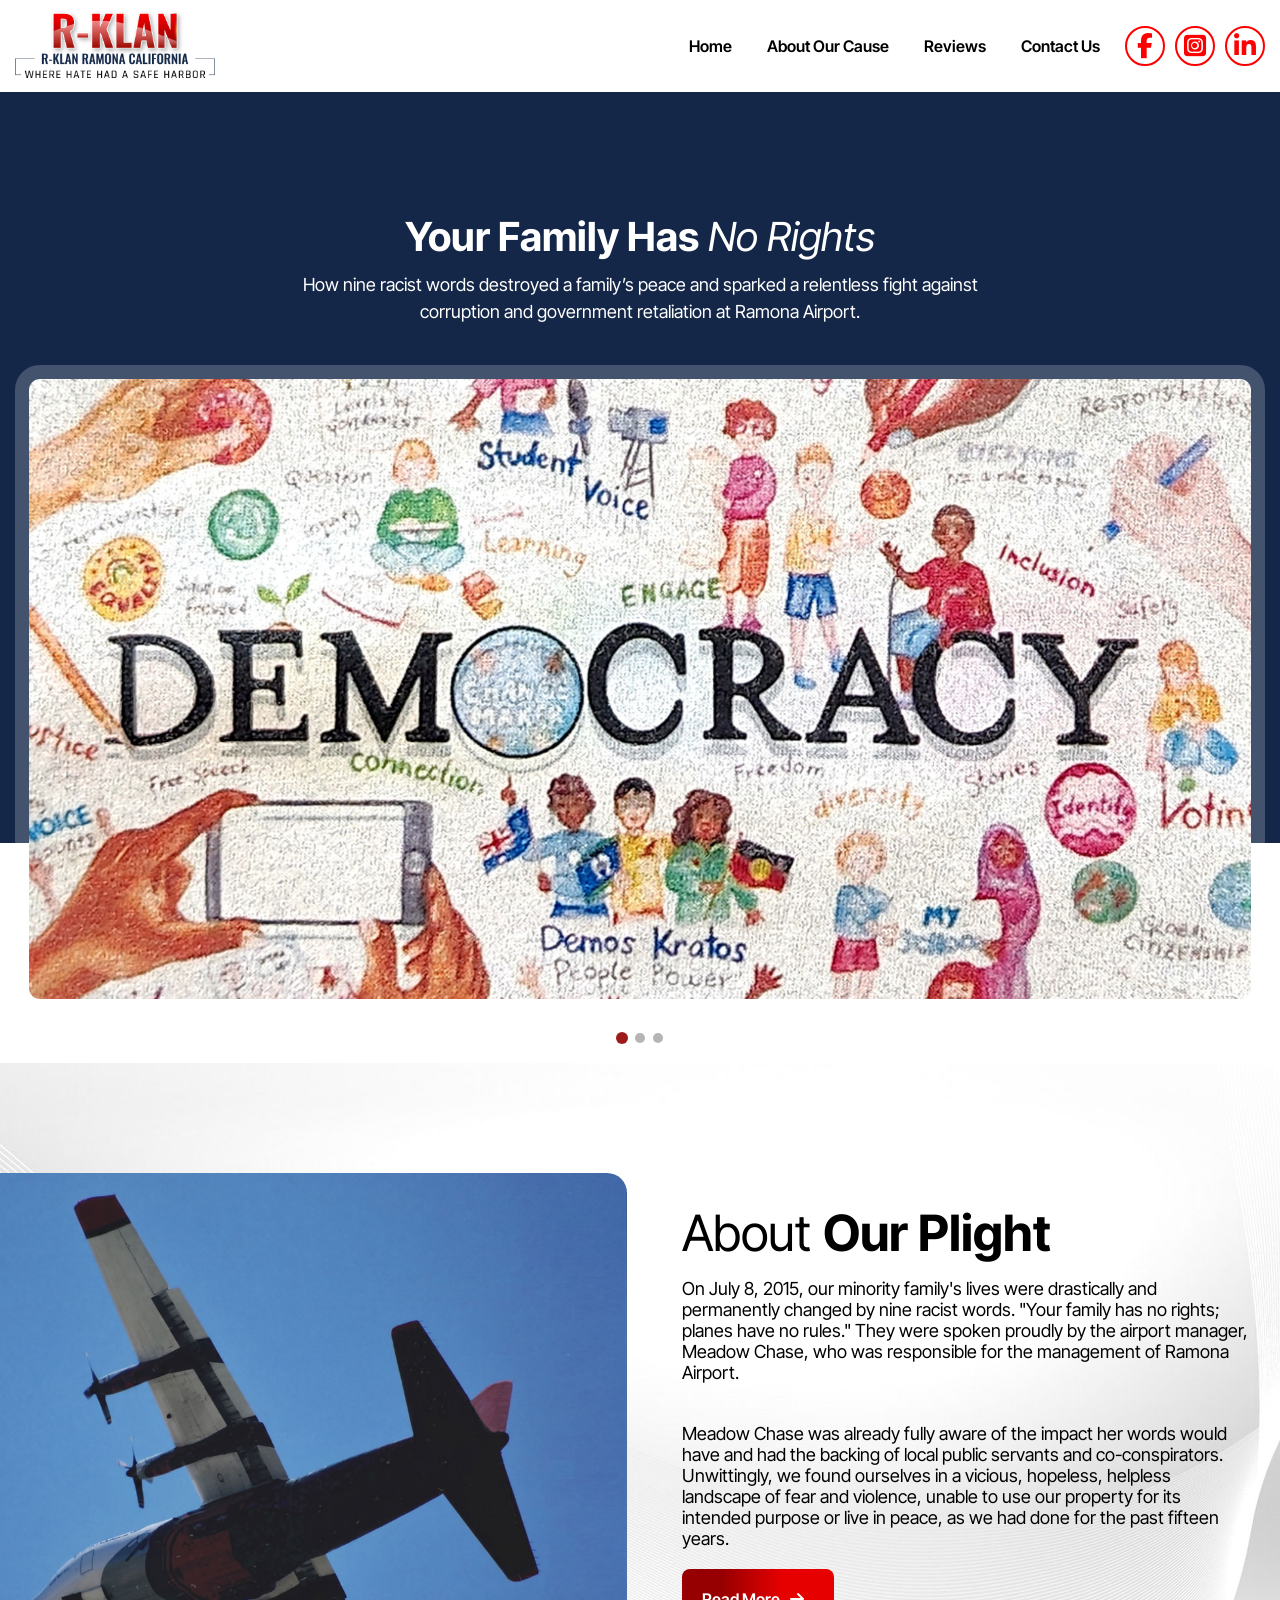
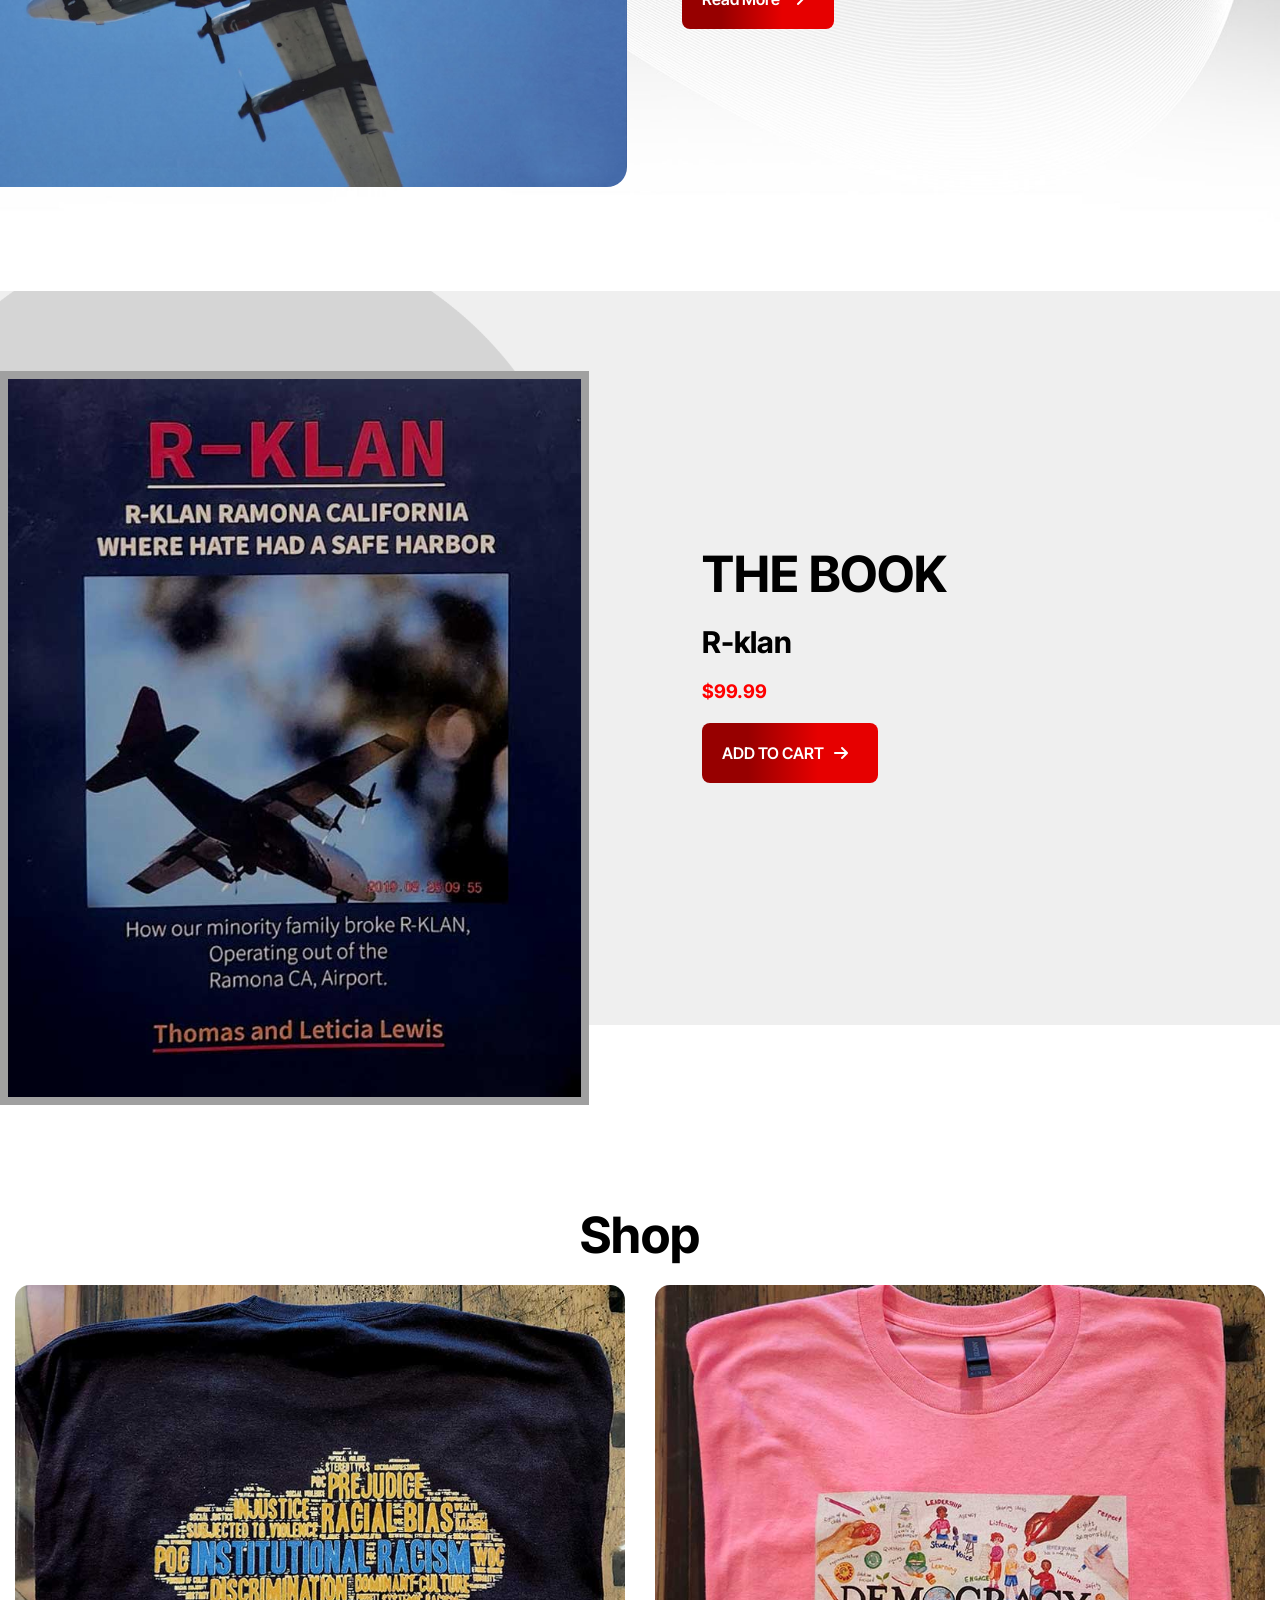
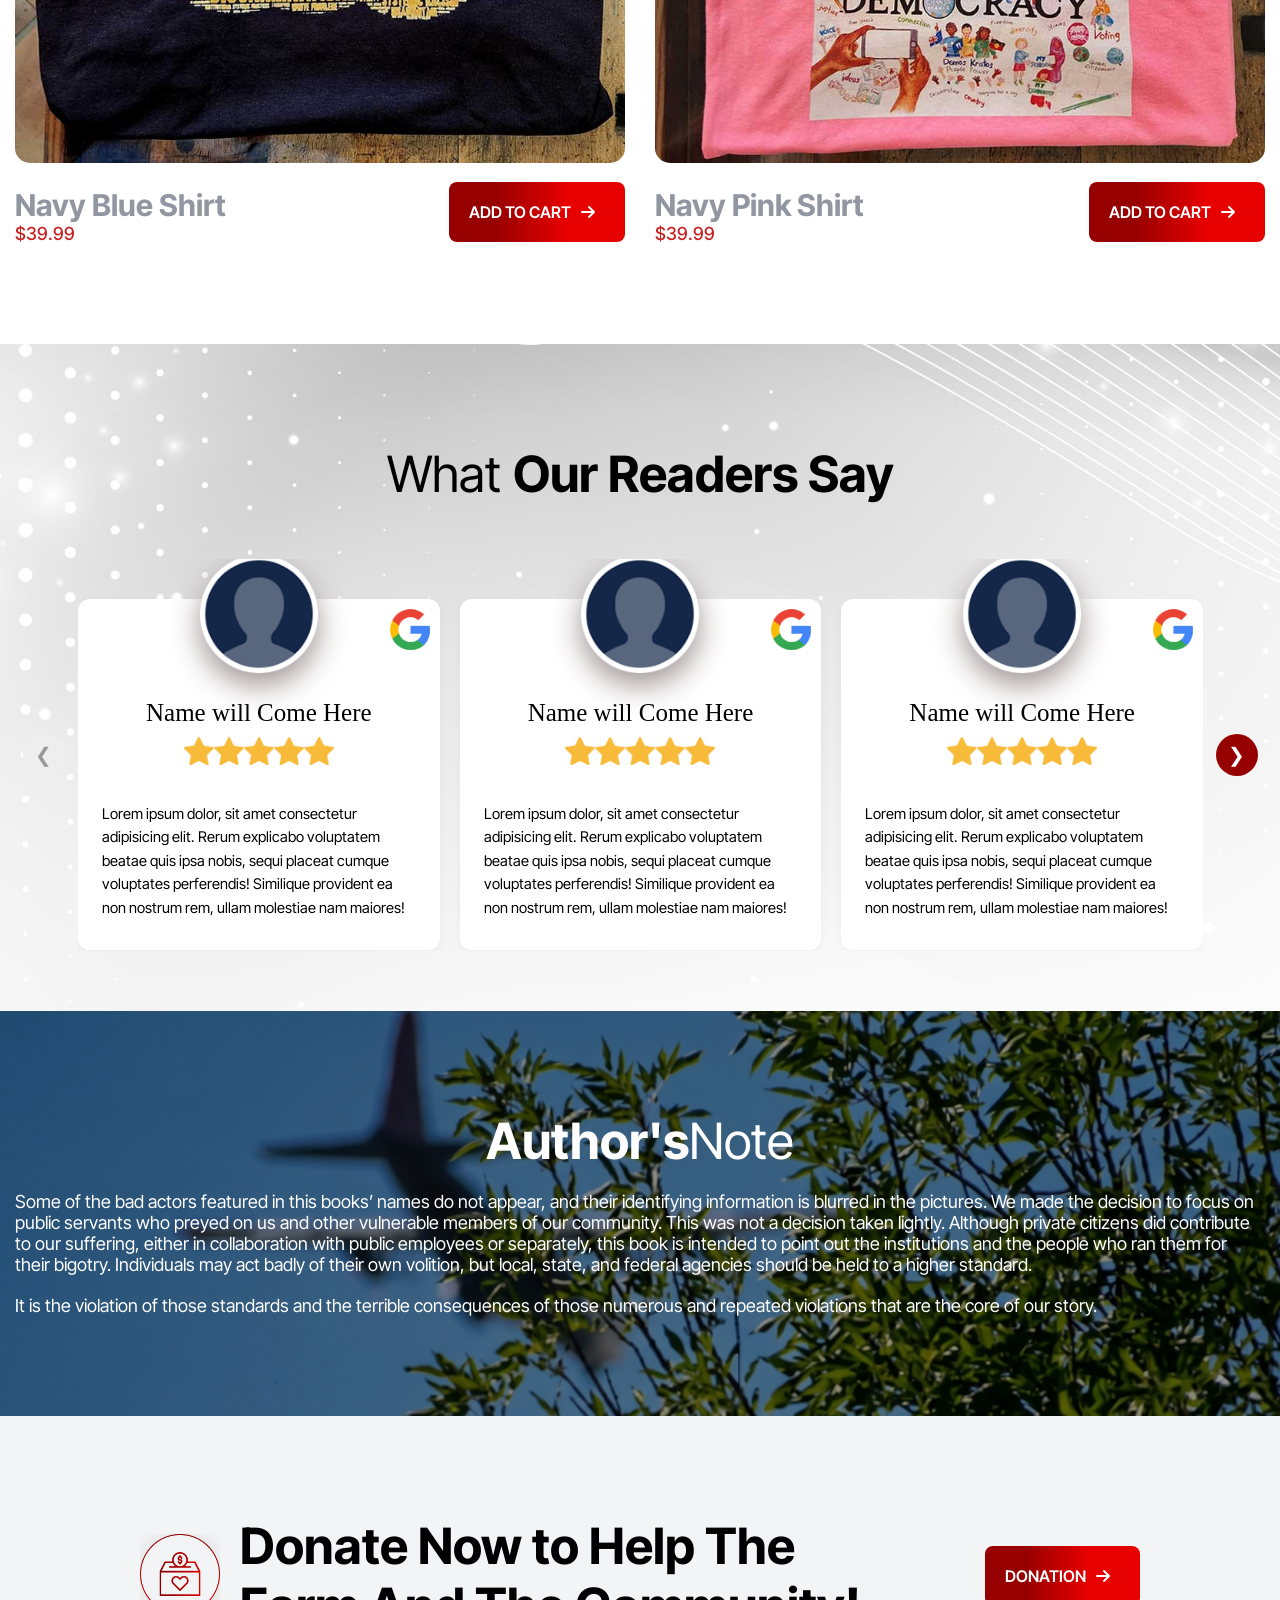
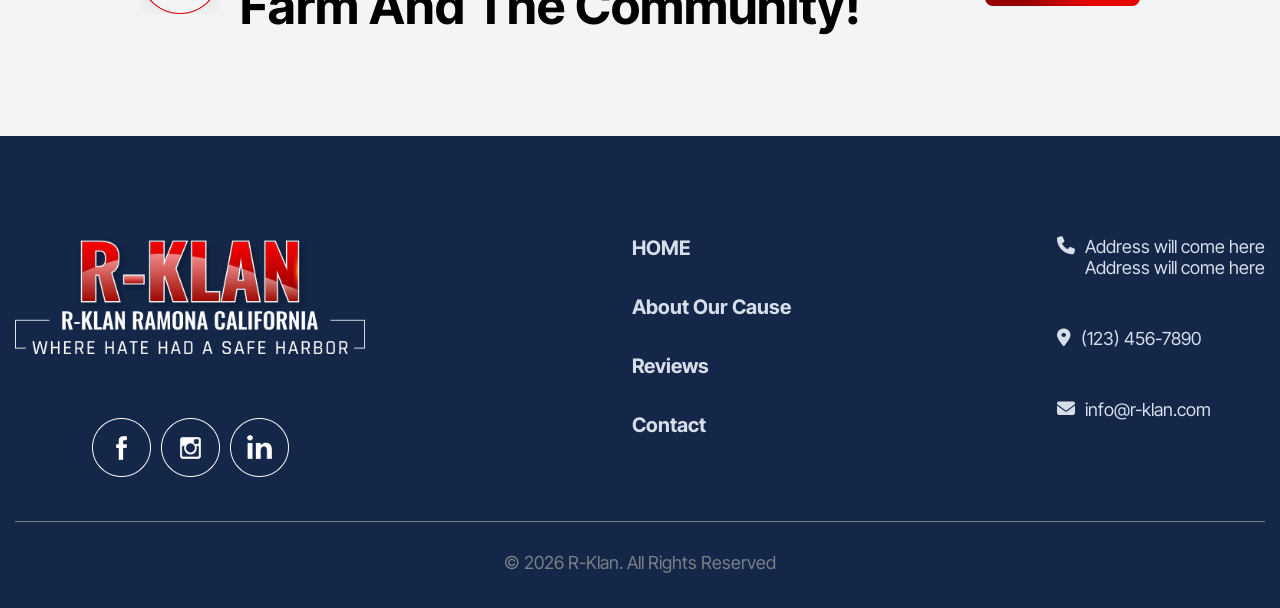
<file: index.html>
<!DOCTYPE html>
<html lang="en">

<head>
    <meta charset="UTF-8">
    <meta name="viewport" content="width=device-width, initial-scale=1.0">
    <link rel="stylesheet" href="css/style.css">
    <link rel="stylesheet" href="css/Responsive.css">
    <link rel="preconnect" href="https://fonts.googleapis.com">
    <link rel="icon" type="image/png" sizes="16*16" href="HOME/IMAGE/r-klan-1.png">

    <link rel="preconnect" href="https://fonts.gstatic.com" crossorigin>
    <link rel="stylesheet" href="https://cdnjs.cloudflare.com/ajax/libs/font-awesome/6.7.2/css/all.min.css">
    <link rel="stylesheet" href="https://cdnjs.cloudflare.com/ajax/libs/font-awesome/6.7.2/css/all.min.css">
    <!-- <script src="js/component.js" defer></script> -->
    <script src="js/script.js" defer></script>
    <title>r.klan</title>
</head>

<body>
    <header id="Nav-bar" class="r-klan-header">
        <div class="container">
            <div class="content" id="content">
                <div class="iogo-header">
                    <figure>
                        <div class="image-header">
                            <a href="index.html">
                                <img src="HOME/IMAGE/nav-bar.png" alt="logo-header">
                            </a>
                        </div>
                    </figure>
                </div>

                <div class="desktop">
                    <div class="said">
                        <div class="text-header">
                            <ul>
                                <li>
                                    <a href="index.html"></a>
                                </li>
                                <li>
                                    <a href="index.html"></a>
                                </li>
                                <li>
                                    <a href="about.html"></a>
                                </li>
                                <li>
                                    <a href="Reviews.html"></a>
                                </li>
                                <li>
                                    <a href="Contact.html"></a>
                                </li>
                            </ul>

                            <nav class="text">
                                <ul>

                                    <li><a href="index.html">Home</a></li>
                                    <li><a href="about.html">About Our Cause</a></li>
                                    <li><a href="Reviews.html">Reviews</a></li>
                                    <li><a href="Contact.html" class="active">Contact Us</a></li>
                                </ul>
                            </nav>
                            <div class="icon-nav">
                                <a href="">
                                    <i class="fa-brands fa-facebook-f"></i>
                                </a>
                                <a href="https://www.instagram.com/hey_kashu_77?bqrl=NHA2dXhpdWVtMHJo">
                                    <i class="fa-brands fa-square-instagram"></i>
                                </a>
                                <a href="">
                                    <i class="fa-brands fa-linkedin-in"></i>
                                </a>
                            </div>
                        </div>
                    </div>
                </div>
                <button class="nav-toggle" id="navToggle">
                    <i class="fa-solid fa-bars"></i>
                    <!-- <i class="fa-solid fa-xmark"></i> -->
                </button>


                <div class="mobile-nav" id="mobileNav">
                    <div class="said-nav">
                        <nav class="text">
                            <ul>

                                <li><a href="index.html">Home</a></li>
                                <li><a href="about.html">About Our Cause</a></li>
                                <li><a href="Reviews.html">Reviews</a></li>
                                <li><a href="Contact.html" class="active">Contact Us</a></li>
                            </ul>
                        </nav>

                        <div class="icon-nav">
                            <a href="">
                                <i class="fa-brands fa-facebook-f"></i>
                            </a>
                            <a href="https://www.instagram.com/hey_kashu_77?bqrl=NHA2dXhpdWVtMHJo">
                                <i class="fa-brands fa-square-instagram"></i>
                            </a>
                            <a href="">
                                <i class="fa-brands fa-linkedin-in"></i>
                            </a>
                        </div>

                    </div>
                </div>
    </header>
    <!--------------------------------------------------------- Nav-bar-------------------------------------------------------- -->
<section id="yourfamily" class="main">
    <div class="container">
        <div class="fullcontent">
            <div class="yourfamily">
                <h1><b>Your Family Has</b><i> No Rights</i></h1>
                <div class="afamily">
                    <p>How nine racist words destroyed a family’s peace and sparked a relentless fight against corruption and government retaliation at Ramona Airport.</p>
                </div>
            </div>

            <!-- Slider Wrapper -->
            <div class="slider-wrapper">
                <div class="slider-track" id="sliderTrack">
                    <!-- Slide 1 -->
                    <div class="slide">
                        <img src="HOME/IMAGE/Untitled-1.jpg" class="democracy" alt="Democracy">
                    </div>
                    <!-- Slide 2 -->
                    <div class="slide">
                        <img src="HOME/IMAGE/pexels-glassesshop-gs-1317359316-29274468 copy.jpg" class="democracy" alt="Glasses">
                    </div>
                    <!-- Slide 3 -->
                    <div class="slide">
                        <img src="HOME/IMAGE/pexels-postiglioni-421129.jpg" class="democracy" alt="Station">
                    </div>
                    <!-- Slide 4 (आप चाहें तो और इमेज जोड़ सकते हैं) -->
                    <!-- <div class="slide">
                        <img src="HOME/IMAGE/Untitled-1.jpg" class="democracy" alt="Slide 4">
                    </div> -->
                </div>
            </div>

            <!-- Pagination Dots -->
            <div class="slider-dots" id="sliderDots"></div>
        </div>
    </div>
</section>
    <!------------------------------------------------------ Yourfamily ------------------------------------------------------>
    <section id="FLIGHT" class="FLIGHT">
        <figure> <img src="HOME/IMAGE/FLIGHT.jpg" class="FLIGHTtwo" alt="FLIGHT"></figure>
        <div class="row">

            <h2>About <b>Our Plight</b></h2>
            <p>On July 8, 2015, our minority family's lives were drastically and permanently changed by nine racist
                words. "Your family has no rights; planes have no rules." They were spoken proudly by the airport
                manager, Meadow Chase, who was responsible for the management of Ramona Airport.</p>
            <p class="para1">Meadow Chase was already fully aware of the impact her words would have and had the backing
                of local public servants and co-conspirators. Unwittingly, we found ourselves in a vicious, hopeless,
                helpless landscape of fear and violence, unable to use our property for its intended purpose or live in
                peace, as we had done for the past fifteen years.</p>
            <div class="btn">
                <a href="about.html">Read More</a>
            </div>
        </div>
    </section>
    <!-------------------------------------------------------- thebook------------------------------------------------------ -->

        <section id="book" class="thebook1">
        <div class="container">
            <div class="content">
                <div class="image">
                    <div class="imagethree">
                        <img src="HOME/IMAGE/image (10).jpg" class="r-klan" alt="r-klan">
                    </div>
                </div>
            </div>
            <div class="fulltext">
                <div class="text">
                    <h2 class="thebook"><b>THE BOOK</b></h2>
                    <h3 class="r-klanp"><b>R-klan</b></h3>
                    <h3 class="amount">$99.99</h3>
                    <div class="btn">
                        <a href="#">ADD TO CART</a>
                </div>
                </div>
     </div>
    </section>
    <!--------------------------------------------------------- Shop------------------------------------------------------- -->
    <section id="shop" class="Shoponly">
        <div class="container">
            <div class="shop">
                <h1>Shop</h1>
            </div>
            <div class="content">
                <div class="fullshop">
                    <div class="imageone">
                        <img src="HOME/IMAGE/image (11).jpg" alt="shirt">

                        <div class="text">
                            <div class="text1">
                                <h4>Navy Blue Shirt</h4>
                                <p>$39.99</p>
                            </div>
                            <div class="btn">
                                <a
                                    href="https://www.flipkart.com/sopani-self-design-men-zip-neck-multicolor-t-shirt/p/itmb3b8a37e5fdda?pid=TSHHPQBTHXMA8PCE&lid=LSTTSHHPQBTHXMA8PCE3DN0C4&marketplace=FLIPKART&q=t+shirt+for+men&store=clo%2Fash%2Fank%2Fedy&srno=s_1_10&otracker=AS_QueryStore_OrganicAutoSuggest_1_7_na_na_na&otracker1=AS_QueryStore_OrganicAutoSuggest_1_7_na_na_na&fm=search-autosuggest&iid=3100211f-503f-49b7-ab4d-32f65cc06c1b.TSHHPQBTHXMA8PCE.SEARCH&ppt=sp&ppn=sp&qH=4cb4c10218834f9c&ov_redirect=true">ADD
                                    TO CART</a>
                            </div>
                        </div>
                    </div>
                    <div class="imagtwo">
                        <img src="HOME/IMAGE/image (12).jpg" alt="shirt">
                        <div class="text">
                            <div class="text1">
                                <h4>Navy Pink Shirt</h4>
                                <p>$39.99</p>
                            </div>
                            <div class="btn">
                                <a
                                    href="https://www.flipkart.com/nofilter-self-design-men-polo-neck-multicolor-t-shirt/p/itmf996cd6f20999?pid=TSHHR9ZP4N9ZJ3XM&lid=LSTTSHHR9ZP4N9ZJ3XMXZZNNH&hl_lid=&marketplace=FLIPKART&fm=eyJ3dHAiOiJyZWNvIiwicHJwdCI6InBwIiwibWlkIjoicHJvZHVjdFJlY29tbWVuZGF0aW9uL3NpbWlsYXIifQ%3D%3D&ctx=eyJkZWxpdmVyZWRCeSI6IiIsImRpc3BsYXlQcmljZSI6IjQwOCJ9">ADD
                                    TO CART</a>
                            </div>
                        </div>
                    </div>
                </div>
            </div>
        </div>
    </section>
    <!------------------------------------------------------ Readers ------------------------------------------------------>
    <!-- <section id="readers">
        <div class="container">
            <h2>What <b> Our Readers Say </b></h2>
            <div class="fullbox">
                <div class="rev-item">
                    <div class="rev-top-group">
                        <div class="icon">
                            <figure>
                                <img src="HOME/IMAGE/icon6.png" alt="icon" class="icon-user">
                                <img src="HOME/IMAGE/google.png" alt="google" class="google-user">
                            </figure>
                        </div>
                    </div>
                    <div class="name-will">Name will Come Here</div>
                    <div class="star">
                        <figure>
                            <img src="HOME/IMAGE/star.png" alt="star-s" class="star">
                        </figure>
                    </div>
                    <p class="Lorem">Lorem ipsum dolor, sit amet consectetur adipisicing elit. Rerum explicabo
                        voluptatem beatae quis ipsa nobis, sequi placeat cumque voluptates perferendis! Similique
                        provident ea non nostrum rem, ullam molestiae nam maiores!</p>
                </div> -->
    <!---------------------------------------------------- Card-2 -------------------------------------------------->
    <!-- 
                <div class="rev-item">
                    <div class="rev-top-group">
                        <div class="icon">
                            <figure>
                                <img src="HOME/IMAGE/icon6.png" alt="icon" class="icon-user">
                                <img src="HOME/IMAGE/google.png" alt="google" class="google-user">
                            </figure>
                        </div>
                    </div>
                    <div class="name-will">Name will Come Here</div>
                    <div class="star">
                        <figure>
                            <img src="HOME/IMAGE/star.png" alt="star-s" class="star">
                        </figure>
                    </div>
                    <p class="Lorem">Lorem ipsum dolor, sit amet consectetur adipisicing elit. Rerum explicabo
                        voluptatem beatae quis ipsa nobis, sequi placeat cumque voluptates perferendis! Similique
                        provident ea non nostrum rem, ullam molestiae nam maiores!</p>
                </div> -->
    <!--------------------------------------------------- Card-3 --------------------------------------------------->
    <!-- <div class="rev-item">
                    <div class="rev-top-group">
                        <div class="icon">
                            <figure>
                                <img src="HOME/IMAGE/icon6.png" alt="icon" class="icon-user">
                                <img src="HOME/IMAGE/google.png" alt="google" class="google-user">
                            </figure>
                        </div>
                    </div>
                    <div class="name-will">Name will Come Here</div>
                    <div class="star">
                        <figure>
                            <img src="HOME/IMAGE/star.png" alt="star-s" class="star">
                        </figure>
                    </div>
                    <p class="Lorem">Lorem ipsum dolor, sit amet consectetur adipisicing elit. Rerum explicabo
                        voluptatem beatae quis ipsa nobis, sequi placeat cumque voluptates perferendis! Similique
                        provident ea non nostrum rem, ullam molestiae nam maiores!</p>
                </div> -->

    <section id="readers">
        <div class="container">

            <h2>What <b>Our Readers Say</b></h2>

            <div class="review-slider">

                <!-- Left Button -->
                <button class="slider-btn prev" aria-label="Previous">
                    &#10094;
                </button>

                <div class="fullbox">
                    <div class="slider-track">

                        <!-- Card 1 -->
                        <div class="rev-item">
                            <div class="rev-top-group">
                                <div class="icon">
                                    <figure>
                                        <img src="HOME/IMAGE/icon6.png" alt="icon" class="icon-user">
                                        <img src="HOME/IMAGE/google.png" alt="google" class="google-user">
                                    </figure>
                                </div>
                            </div>

                            <div class="name-will">Name will Come Here</div>

                            <div class="star">
                                <figure>
                                    <img src="HOME/IMAGE/star.png" alt="stars" class="star">
                                </figure>
                            </div>

                            <p class="Lorem">
                                Lorem ipsum dolor, sit amet consectetur
                                adipisicing elit. Rerum explicabo voluptatem
                                beatae quis ipsa nobis, sequi placeat cumque
                                voluptates perferendis! Similique provident
                                ea non nostrum rem, ullam molestiae nam maiores!
                            </p>
                        </div>

                        <!-- Card 2 -->
                        <div class="rev-item">
                            <div class="rev-top-group">
                                <div class="icon">
                                    <figure>
                                        <img src="HOME/IMAGE/icon6.png" alt="icon" class="icon-user">
                                        <img src="HOME/IMAGE/google.png" alt="google" class="google-user">
                                    </figure>
                                </div>
                            </div>

                            <div class="name-will">Name will Come Here</div>

                            <div class="star">
                                <figure>
                                    <img src="HOME/IMAGE/star.png" alt="stars" class="star">
                                </figure>
                            </div>

                            <p class="Lorem">
                                Lorem ipsum dolor, sit amet consectetur
                                adipisicing elit. Rerum explicabo voluptatem
                                beatae quis ipsa nobis, sequi placeat cumque
                                voluptates perferendis! Similique provident
                                ea non nostrum rem, ullam molestiae nam maiores!
                            </p>
                        </div>

                        <!-- Card 3 -->
                        <div class="rev-item">
                            <div class="rev-top-group">
                                <div class="icon">
                                    <figure>
                                        <img src="HOME/IMAGE/icon6.png" alt="icon" class="icon-user">
                                        <img src="HOME/IMAGE/google.png" alt="google" class="google-user">
                                    </figure>
                                </div>
                            </div>

                            <div class="name-will">Name will Come Here</div>

                            <div class="star">
                                <figure>
                                    <img src="HOME/IMAGE/star.png" alt="stars" class="star">
                                </figure>
                            </div>

                            <p class="Lorem">
                                Lorem ipsum dolor, sit amet consectetur
                                adipisicing elit. Rerum explicabo voluptatem
                                beatae quis ipsa nobis, sequi placeat cumque
                                voluptates perferendis! Similique provident
                                ea non nostrum rem, ullam molestiae nam maiores!
                            </p>
                        </div>

                    </div>
                </div>

                <!-- Right Button -->
                <button class="slider-btn next" aria-label="Next">
                    &#10095;
                </button>

            </div>
        </div>
    </section>


    <!----------------------------------------- Note--------------------------------------- -->
    <section id="note">
        <div class="container">
            <div class="content">
                <h4><b>Author's</b>Note</h4>
                <p>Some of the bad actors featured in this books’ names do not appear, and their identifying information
                    is blurred in the pictures. We made the decision to focus on public servants who preyed on us and
                    other vulnerable members of our community. This was not a decision taken lightly. Although private
                    citizens did contribute to our suffering, either in collaboration with public employees or
                    separately, this book is intended to point out the institutions and the people who ran them for
                    their bigotry. Individuals may act badly of their own volition, but local, state, and federal
                    agencies should be held to a higher standard.
                </p>
                <p> It is the violation of those standards and the terrible consequences of those numerous and repeated
                    violations that are the core of our story.</p>
            </div>
        </div>
    </section>
    <!------------------------------------------------------- Donate----------------------------------------------------- -->
    <section id="Donate">
        <div class="container">
            <div class="fullcontent">
                <div class="content1">
                    <div class="image">
                        <figure>
                            <img src="HOME/IMAGE/icon2.png" alt="">
                        </figure>
                    </div>
                    <h2>Donate Now to Help The <br>
                        Farm And The Community!</h2>
                </div>
                <div class="btn">
                    <a href="#">DONATION</a>
                </div>
            </div>
        </div>
    </section>
    <!-------------------------------------------------------- r-klan----------------------------------------------------------->
    <footer id="klan" class="lower">
        <div class="container">
            <div class="content">
                <div class="contentone">
                    <div class="image">
                        <figure>
                            <a href="index.html"><img src="HOME/IMAGE/r-klan-1.png" alt="R-klan" class="img"></a>
                        </figure>
                        <figure>
                            <div class="image-1">
                                <a href="https://www.facebook.com/share/1A6T3Q4Ynk/"><img src="HOME/IMAGE/facebook.png"
                                        alt="facebook" class="your"></a>
                                <a href="https://www.instagram.com/hey_kashu_77?bqrl=NHA2dXhpdWVtMHJo"><img
                                        src="HOME/IMAGE/insta.png" alt="insta" class="your"></a>
                                <a href=""><img src="HOME/IMAGE/i.n.png" alt="i.n" class="your"></a>
                            </div>
                        </figure>
                    </div>
                    <div class="text">
                        <nav>
                            <ul>
                                <li><a href="index.html">HOME</a></li>
                                <li><a href="about.html">About Our Cause</a></li>
                                <li><a href="Reviews.html">Reviews</a></li>
                                <li><a href="Contact.html">Contact</a></li>
                            </ul>
                        </nav>
                    </div>
                    <div class="textcall">

                        <p> Address will come here <br>
                            Address will come here</p>

                        <p>(123) 456-7890</p>
                        <p>info@r-klan.com</p>
                    </div>
                </div>
                <div class="content2">
                    <p>© 2026 R-Klan. All Rights Reserved</p>
                </div>
            </div>
        </div>
    </footer>
    <!--------------------------------------------------------- Complete-wab-page----------------------------------------------->
</body>

</html>
</file>
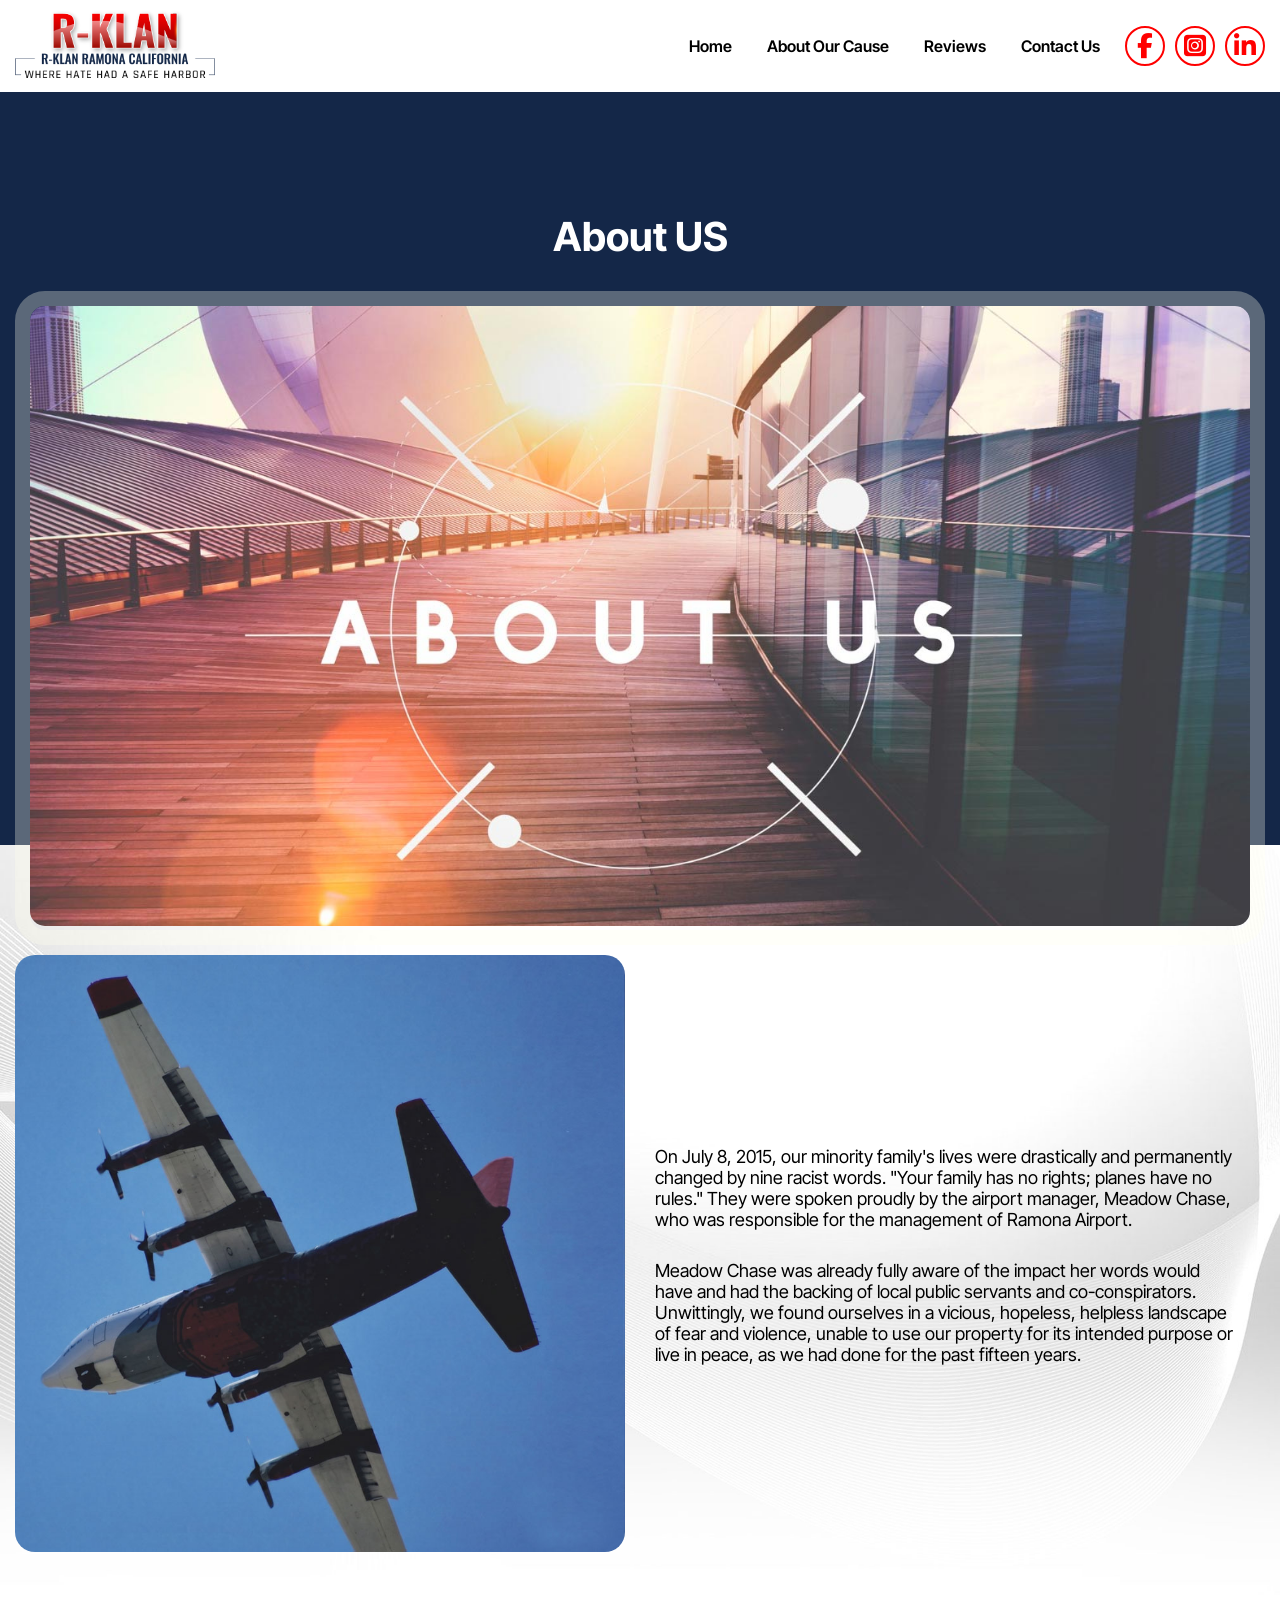
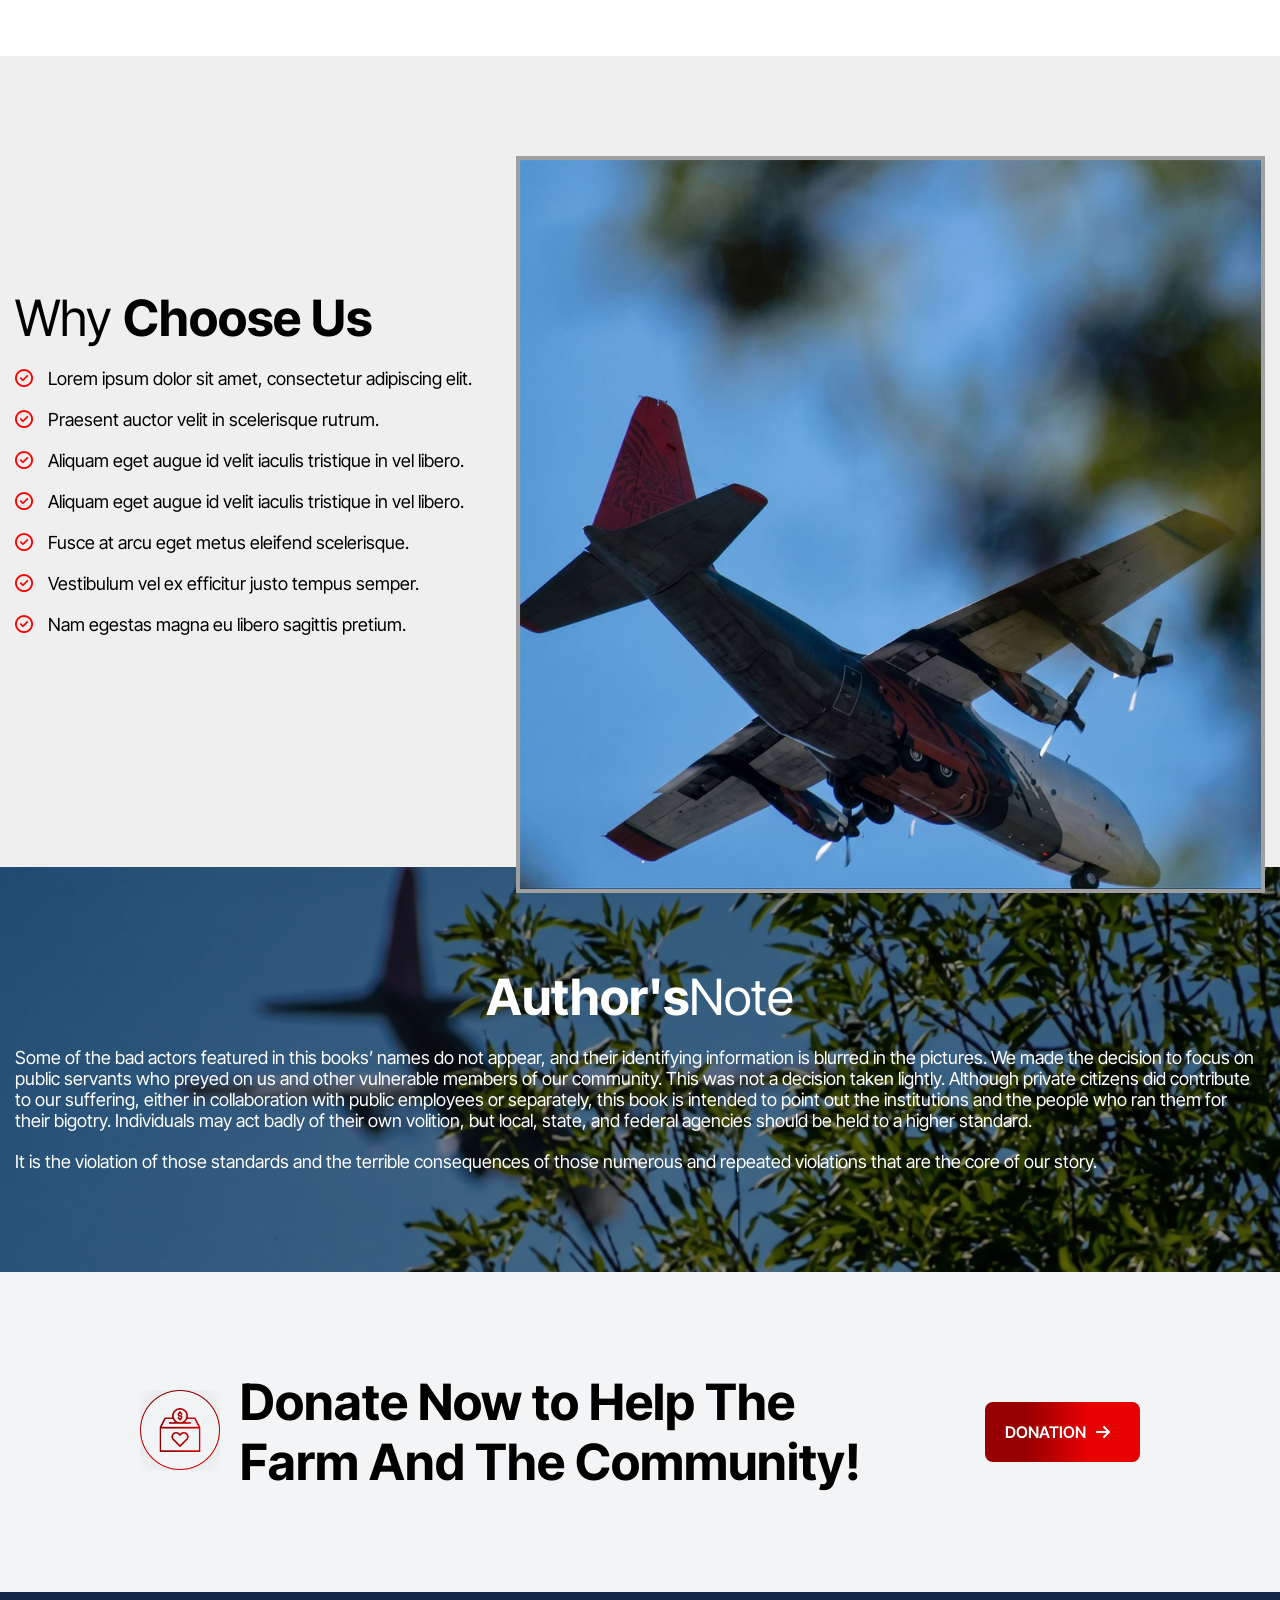
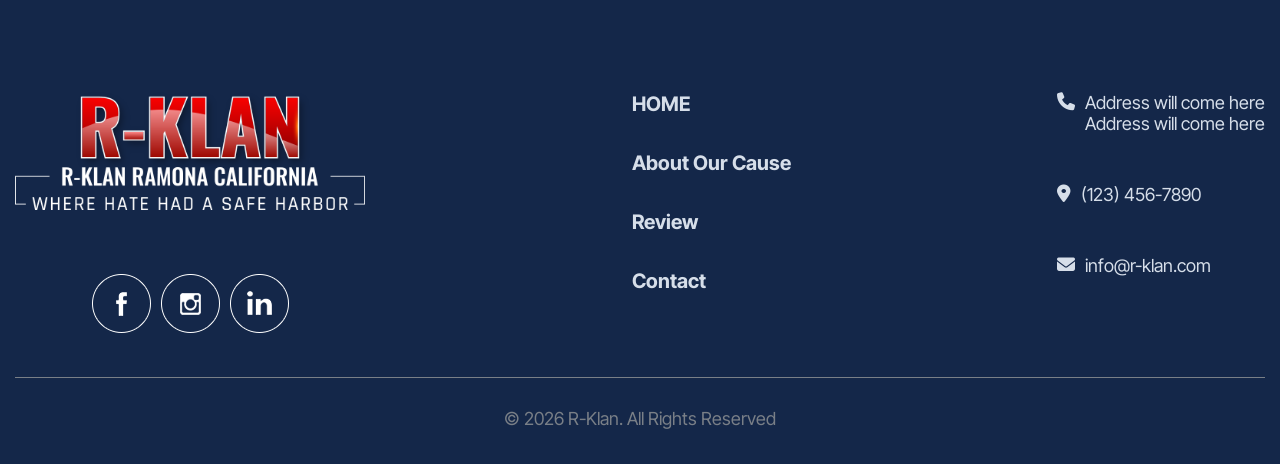
<file: about.html>
<!DOCTYPE html>
<html lang="en">

<head>
    <meta charset="UTF-8">
    <meta name="viewport" content="width=device-width, initial-scale=1.0">
    <link rel="stylesheet" href="css/style.css">
    <link rel="stylesheet" href="css/Responsive.css">
    <link rel="preconnect" href="https://fonts.googleapis.com">
    <link rel="icon" type="image/png" sizes="16*16" href="HOME/IMAGE/r-klan-1.png">

    <link rel="preconnect" href="https://fonts.gstatic.com" crossorigin>
    <link rel="stylesheet" href="https://cdnjs.cloudflare.com/ajax/libs/font-awesome/6.7.2/css/all.min.css">
    <link rel="stylesheet" href="https://cdnjs.cloudflare.com/ajax/libs/font-awesome/6.7.2/css/all.min.css">
     <script src="js/component.js" defer></script>
    <script src="js/script.js" defer></script> 
    <title>r.klan</title>
</head> 
<body>
    <site-hea></site-hea>
       <header id="Nav-bar" class="r-klan-header">
        <div class="container">
            <div class="content">
                <div class="iogo-header">
                    <figure>
                        <div class="image-header">
                            <a href="index.html">
                                <img src="HOME/IMAGE/nav-bar.png" alt="logo-header">
                            </a>
                        </div>
                    </figure>
                </div>

                <div class="desktop">
                    <div class="said">
                        <div class="text-header">
                            <ul>
                                <li>
                                    <a href="index.html"></a>
                                </li>
                                <li>
                                    <a href="index.html"></a>
                                </li>
                                <li>
                                    <a href="about.html"></a>
                                </li>
                                <li>
                                    <a href="Reviews.html"></a>
                                </li>
                                <li>
                                    <a href="Contact.html"></a>
                                </li>
                            </ul>

                            <nav class="text">
                                <ul>

                                    <li><a href="index.html">Home</a></li>
                                    <li><a href="about.html">About Our Cause</a></li>
                                    <li><a href="Reviews.html">Reviews</a></li>
                                    <li><a href="Contact.html" class="active">Contact Us</a></li>
                                </ul>
                            </nav>
                            <div class="icon-nav">
                                <a href="">
                                    <i class="fa-brands fa-facebook-f"></i>
                                </a>
                                <a href="">
                                    <i class="fa-brands fa-square-instagram"></i>
                                </a>
                                <a href="">
                                    <i class="fa-brands fa-linkedin-in"></i>
                                </a>
                            </div>
                        </div>
                        </div>
                    </div>
                    <button class="nav-toggle" id="navToggle">  
                        <i class="fa-solid fa-bars"></i>
                        <!-- <i class="fa-solid fa-xmark"></i> -->
                    </button>

                    
                    <div class="mobile-nav" id="mobileNav">
                        <div class="said-nav">
                     <nav class="text">
                                  <ul>
                         
                                    <li><a href="index.html">Home</a></li>
                                    <li><a href="about.html">About Our Cause</a></li>
                                    <li><a href="Reviews.html">Reviews</a></li>
                                    <li><a href="Contact.html" class="active">Contact Us</a></li>
                                   </ul>
                     </nav>
                          
                            <div class="icon-nav">
                                <a href="">
                                    <i class="fa-brands fa-facebook-f"></i>
                                </a>
                                <a href="">
                                    <i class="fa-brands fa-square-instagram"></i>
                                </a>
                                <a href="">
                                    <i class="fa-brands fa-linkedin-in"></i>
                                </a>
                            </div>
                       
                        </div>
                    </div>
                   </header>
   <!--------------------------------------------------------- header------------------------------------------------------- -->
      
      <section id="about1" class="about-sec">
        <div class="container">
            <div class="fullcontent">
                <div class="imageone">
                    <div class="yourfamily">
                        <h1><b>About US </b></h1>
                    </div>
                    <div class="about-image">
                    <img src="HOME/IMAGE/image (13).jpg" class="about-img" id="about-res" alt="Democracy">
                    </div>
                </div>
            </div>
    </section>
    <!---------------------------------------------------------- aboutFLIGHT-------------------------------------------------------- -->
    <section id="aboutFLIGHT" class="FLIGHT">
         <div class="container"> 
        <figure> 
            <img src="HOME/IMAGE/FLIGHT.jpg" class="FLIGHTab" alt="FLIGHT">
        </figure>    
        <div class="aboutrow">
            <p>On July 8, 2015, our minority family's lives were drastically and permanently changed by nine racist
                words. "Your family has no rights; planes have no rules." They were spoken proudly by the airport
                manager, Meadow Chase, who was responsible for the management of Ramona Airport.</p>
            <p class="para1">Meadow Chase was already fully aware of the impact her words would have and had the backing
                of local public servants and co-conspirators. Unwittingly, we found ourselves in a vicious, hopeless,
                helpless landscape of fear and violence, unable to use our property for its intended purpose or live in
                peace, as we had done for the past fifteen years.</p>
        </div>
        </div>
    </section>


    <!-------------------------------------------------------- Why Choose Us------------------------------------------------------ -->
<section id="Choose">
    <div class="container">
        <div class="Choosetext">
            <h2>Why <b> Choose Us</b></h2>
            <div class="lowertext">
                <p>Lorem ipsum dolor sit amet, consectetur adipiscing elit.</p>
                <p>Praesent auctor velit in scelerisque rutrum.</p>
                <p>Aliquam eget augue id velit iaculis tristique in vel libero.</p>
                <p>Aliquam eget augue id velit iaculis tristique in vel libero.</p>
                <p>Fusce at arcu eget metus eleifend scelerisque.</p>
                <p>Vestibulum vel ex efficitur justo tempus semper.</p>
                <p>Nam egestas magna eu libero sagittis pretium.</p>
            </div>
        </div>
        <div class="rightimg">
            <figure>
                <img src="HOME/IMAGE/FLIGHT.2.jpg" alt="" class="FLIGHT2">  
            </figure>
        </div>
    </div>
</section>

<!------------------------------------------------------------- Note------------------------------------------------------------>
<section id="note">
        <div class="container">
            <div class="content">
                <h4><b>Author's</b>Note</h4>
                <p>Some of the bad actors featured in this books’ names do not appear, and their identifying information
                    is blurred in the pictures. We made the decision to focus on public servants who preyed on us and
                    other vulnerable members of our community. This was not a decision taken lightly. Although private
                    citizens did contribute to our suffering, either in collaboration with public employees or
                    separately, this book is intended to point out the institutions and the people who ran them for
                    their bigotry. Individuals may act badly of their own volition, but local, state, and federal
                    agencies should be held to a higher standard.
                </p>
                <p> It is the violation of those standards and the terrible consequences of those numerous and repeated
                    violations that are the core of our story.</p>
            </div>
        </div>
          </section>

<!------------------------------------------------------- Donate --------------------------------------------------------------->
<section id="Donate">
    <div class="container">
        <div class="fullcontent">   
            <div class="content1">
                <div class="image">
                    <figure>
                        <img src="HOME/IMAGE/icon2.png" alt="">
                    </figure>
                </div>
                <h2>Donate Now to Help The <br>
                        Farm And The Community!</h2>
            </div>
            <div class="btn">
                <a href="#">DONATION</a>
            </div>
        </div>
    </div>
</section>
<!---------------------------------------------------------- r-klan ------------------------------------------------------------->
<footer id="klan" class="lower">
    <div class="container">
        <div class="content">
            <div class="contentone">
                <div class="image">
                    <figure>
                        <a href="index.html"><img src="HOME/IMAGE/r-klan-1.png" alt="R-klan" class="img"></a>
                    </figure>
                    <figure>
                        <div class="image-1">
                            <a href=""><img src="HOME/IMAGE/facebook.png" alt="facebook" class="your"></a>
                            <a href=""><img src="HOME/IMAGE/insta.png" alt="insta" class="your"></a>
                            <a href=""><img src="HOME/IMAGE/i.n.png" alt="i.n" class="your"></a>
                        </div>
                    </figure>
                </div>
                <div class="text">
                    <nav>
                    <ul>
                        <li><a href="index.html">HOME</a></li>
                        <li><a href="about.html">About Our Cause</a></li>
                        <li><a href="Reviews.html">Review</a></li>
                        <li><a href="Contact.html">Contact</a></li>
                    </ul>
                    </nav>
                </div>
                <div class="textcall">
                    
                       <p> Address will come here <br>
                        Address will come here</p>
                    
                    <p>(123) 456-7890</p>
                    <p>info@r-klan.com</p>
                </div>
            </div>
            <div class="content2">
                <p>© 2026 R-Klan. All Rights Reserved</p>
            </div>
        </div>
    </div>
</footer>

</body>
</html>
</file>
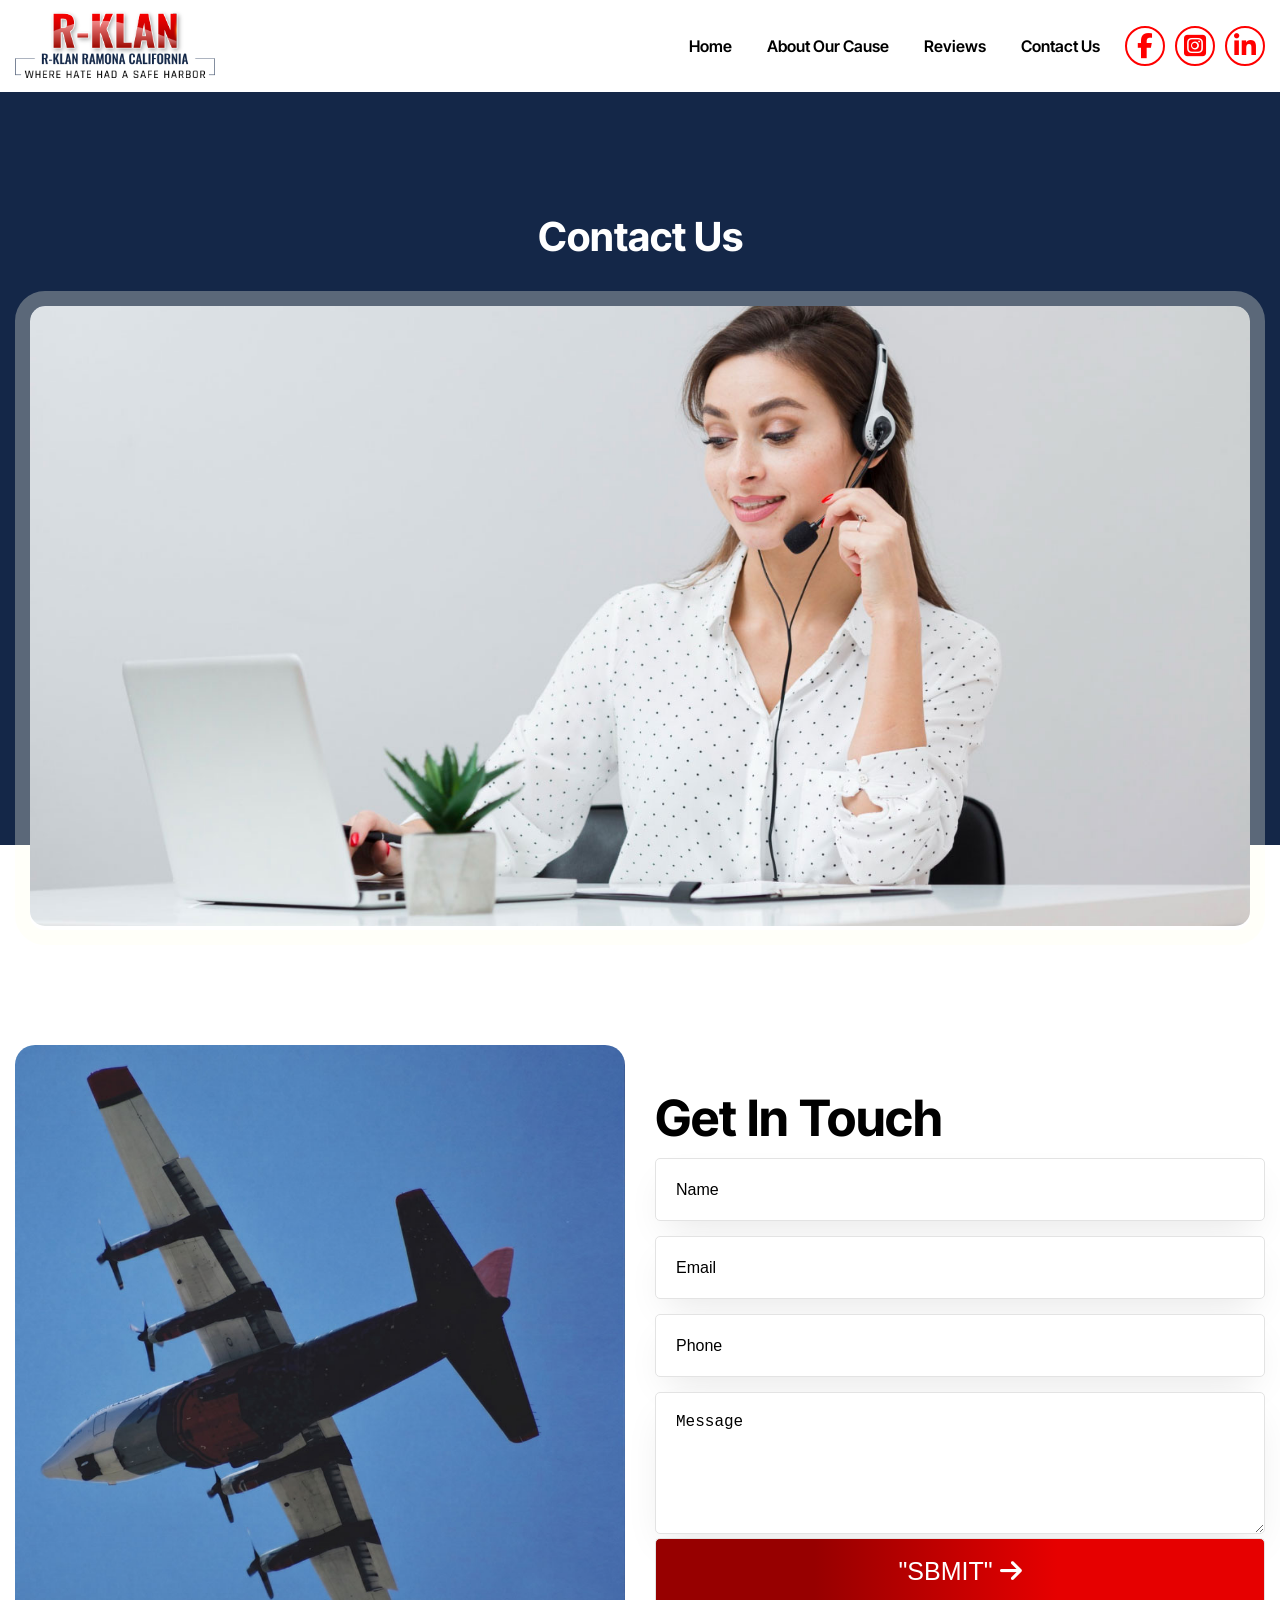
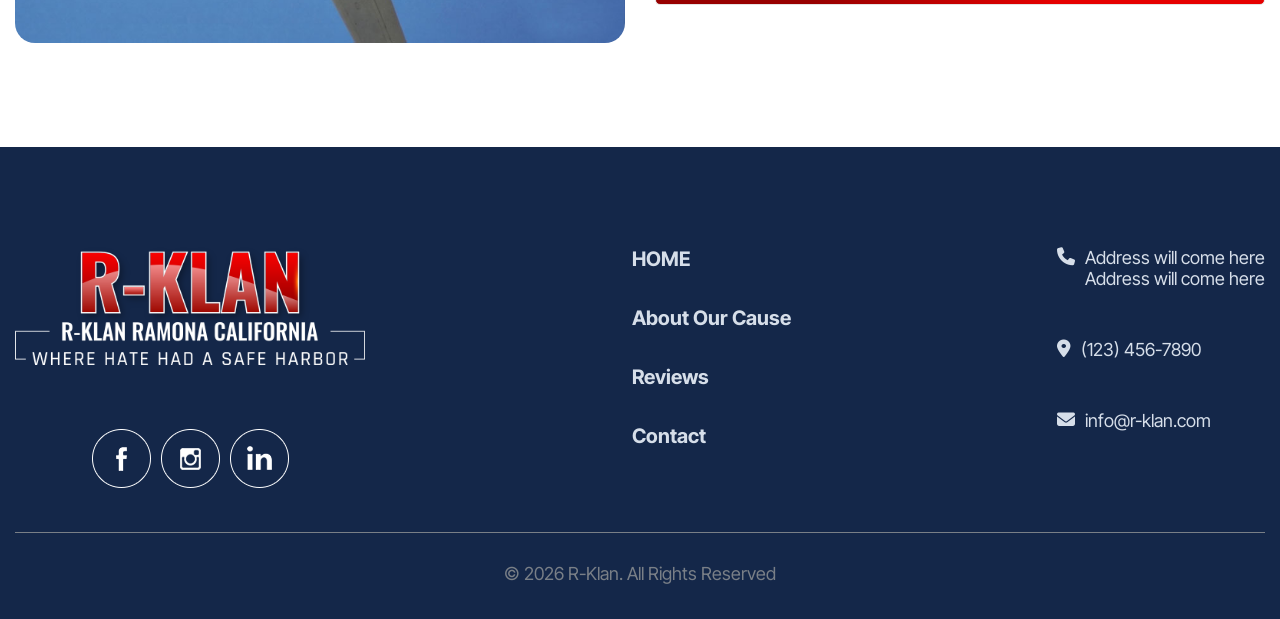
<file: Contact.html>
<!DOCTYPE html>
<html lang="en">

<head>
    <meta charset="UTF-8">
    <meta name="viewport" content="width=device-width, initial-scale=1.0">
    <link rel="stylesheet" href="css/style.css">
    <link rel="stylesheet" href="css/Responsive.css">
    <link rel="preconnect" href="https://fonts.googleapis.com">
    <link rel="icon" type="image/png" sizes="16*16" href="HOME/IMAGE/r-klan-1.png">

    <link rel="preconnect" href="https://fonts.gstatic.com" crossorigin>

    <link rel="stylesheet" href="https://cdnjs.cloudflare.com/ajax/libs/font-awesome/6.7.2/css/all.min.css">
     <script src="js/component.js" defer></script>
    <script src="js/script.js" defer></script> 
    <title>r.klan</title>
</head> 
<body>
     <header id="Nav-bar" class="r-klan-header">
        <div class="container">
            <div class="content">
                <div class="iogo-header">
                    <figure>
                        <div class="image-header">
                            <a href="index.html">
                                <img src="HOME/IMAGE/nav-bar.png" alt="logo-header">
                            </a>
                        </div>
                    </figure>
                </div>

                <div class="desktop">
                    <div class="said">
                        <div class="text-header">
                            <ul>
                                <li>
                                    <a href="index.html"></a>
                                </li>
                                <li>
                                    <a href="index.html"></a>
                                </li>
                                <li>
                                    <a href="about.html"></a>
                                </li>
                                <li>
                                    <a href="Reviews.html"></a>
                                </li>
                                <li>
                                    <a href="Contact.html"></a>
                                </li>
                            </ul>

                            <nav class="text">
                                <ul>

                                    <li><a href="index.html">Home</a></li>
                                    <li><a href="about.html">About Our Cause</a></li>
                                    <li><a href="Reviews.html">Reviews</a></li>
                                    <li><a href="Contact.html" class="active">Contact Us</a></li>
                                </ul>
                            </nav>
                            <div class="icon-nav">
                                <a href="">
                                    <i class="fa-brands fa-facebook-f"></i>
                                </a>
                                <a href="">
                                    <i class="fa-brands fa-square-instagram"></i>
                                </a>
                                <a href="">
                                    <i class="fa-brands fa-linkedin-in"></i>
                                </a>
                            </div>
                        </div>
                        </div>
                    </div>
                    <button class="nav-toggle" id="navToggle">  
                        <i class="fa-solid fa-bars"></i>
                        <!-- <i class="fa-solid fa-xmark"></i> -->
                    </button>

                    
                    <div class="mobile-nav" id="mobileNav">
                        <div class="said-nav">
                     <nav class="text">
                                  <ul>
                         
                                    <li><a href="index.html">Home</a></li>
                                    <li><a href="about.html">About Our Cause</a></li>
                                    <li><a href="Reviews.html">Reviews</a></li>
                                    <li><a href="Contact.html" class="active">Contact Us</a></li>
                                   </ul>
                     </nav>
                          
                            <div class="icon-nav">
                                <a href="">
                                    <i class="fa-brands fa-facebook-f"></i>
                                </a>
                                <a href="">
                                    <i class="fa-brands fa-square-instagram"></i>
                                </a>
                                <a href="">
                                    <i class="fa-brands fa-linkedin-in"></i>
                                </a>
                            </div>
                       
                        </div>
                    </div>
                   </header>
   <!--------------------------------------------------------- header------------------------------------------------------- -->
 <section id="Contact" class="contact-sec">
        <div class="container">
            <div class="fullcontent">
                <div class="imageone">
                    <div class="yourfamily">
                        <h1><b>Contact Us</h1>
                    </div>
                    <div class="image-contact">
                    <img src="HOME/IMAGE/image (15).jpg" class="position-bottom" alt="Democracy" id="image-call">
                    </div>
                </div>
            </div>
            
    </section>

    <!--------------------------------------------------------- Contact --------------------------------------------------------->
    <section id="changed" class="Touch">
         <div class="container"> 
        
        <figure> 
            <img src="HOME/IMAGE/FLIGHT.jpg" class="imagetouch" alt="FLIGHT"></figure>    
        <div class="Contact">
            <h2><b>Get In Touch</b></h2>
            <form action="#">
                <div class="fulltext">
                <div>
                    <input type="text" placeholder="Name">
                </div>
                <div>
                    <input type="email" placeholder="Email">
                </div>
                <div>
                    <input type="tel" placeholder="Phone">
                </div>
                <div>
                    <textarea name="Message" placeholder="Message" cols="8" rows="5"></textarea>
                </div>
                 </div>
                      <div class="sum">
                            <button type="submit" class="cell-1">
                    "SBMIT"
                    </button>
            </form>
        </div>
        </div>
    </section>

    <!---------------------------------------------------------- r-klan-------------------------------------------------------- -->
    <footer id="klan" class="lower">
    <div class="container">
        <div class="content">
            <div class="contentone">
                <div class="image">
                    <figure>
                        <a href="index.html"><img src="HOME/IMAGE/r-klan-1.png" alt="R-klan" class="img"></a>
                    </figure>
                    <figure>
                        <div class="image-1">
                            <a href=""><img src="HOME/IMAGE/facebook.png" alt="facebook" class="your"></a>
                            <a href=""><img src="HOME/IMAGE/insta.png" alt="insta" class="your"></a>
                            <a href=""><img src="HOME/IMAGE/i.n.png" alt="i.n" class="your"></a>
                        </div>
                    </figure>
                </div>
                <div class="text">
                    <nav>
                    <ul>
                        <li><a href="index.html">HOME</a></li>
                        <li><a href="about.html">About Our Cause</a></li>
                        <li><a href="Reviews.html">Reviews</a></li>
                        <li><a href="Contact.html">Contact</a></li>
                    </ul>
                    </nav>
                </div>
                <div class="textcall">
                    
                       <p> Address will come here <br>
                        Address will come here</p>
                    
                    <p>(123) 456-7890</p>
                    <p>info@r-klan.com</p>
                </div>
            </div>
            <div class="content2">
                <p>© 2026 R-Klan. All Rights Reserved</p>
            </div>
        </div>
    </div>
</footer>
</body>
</html>
</file>
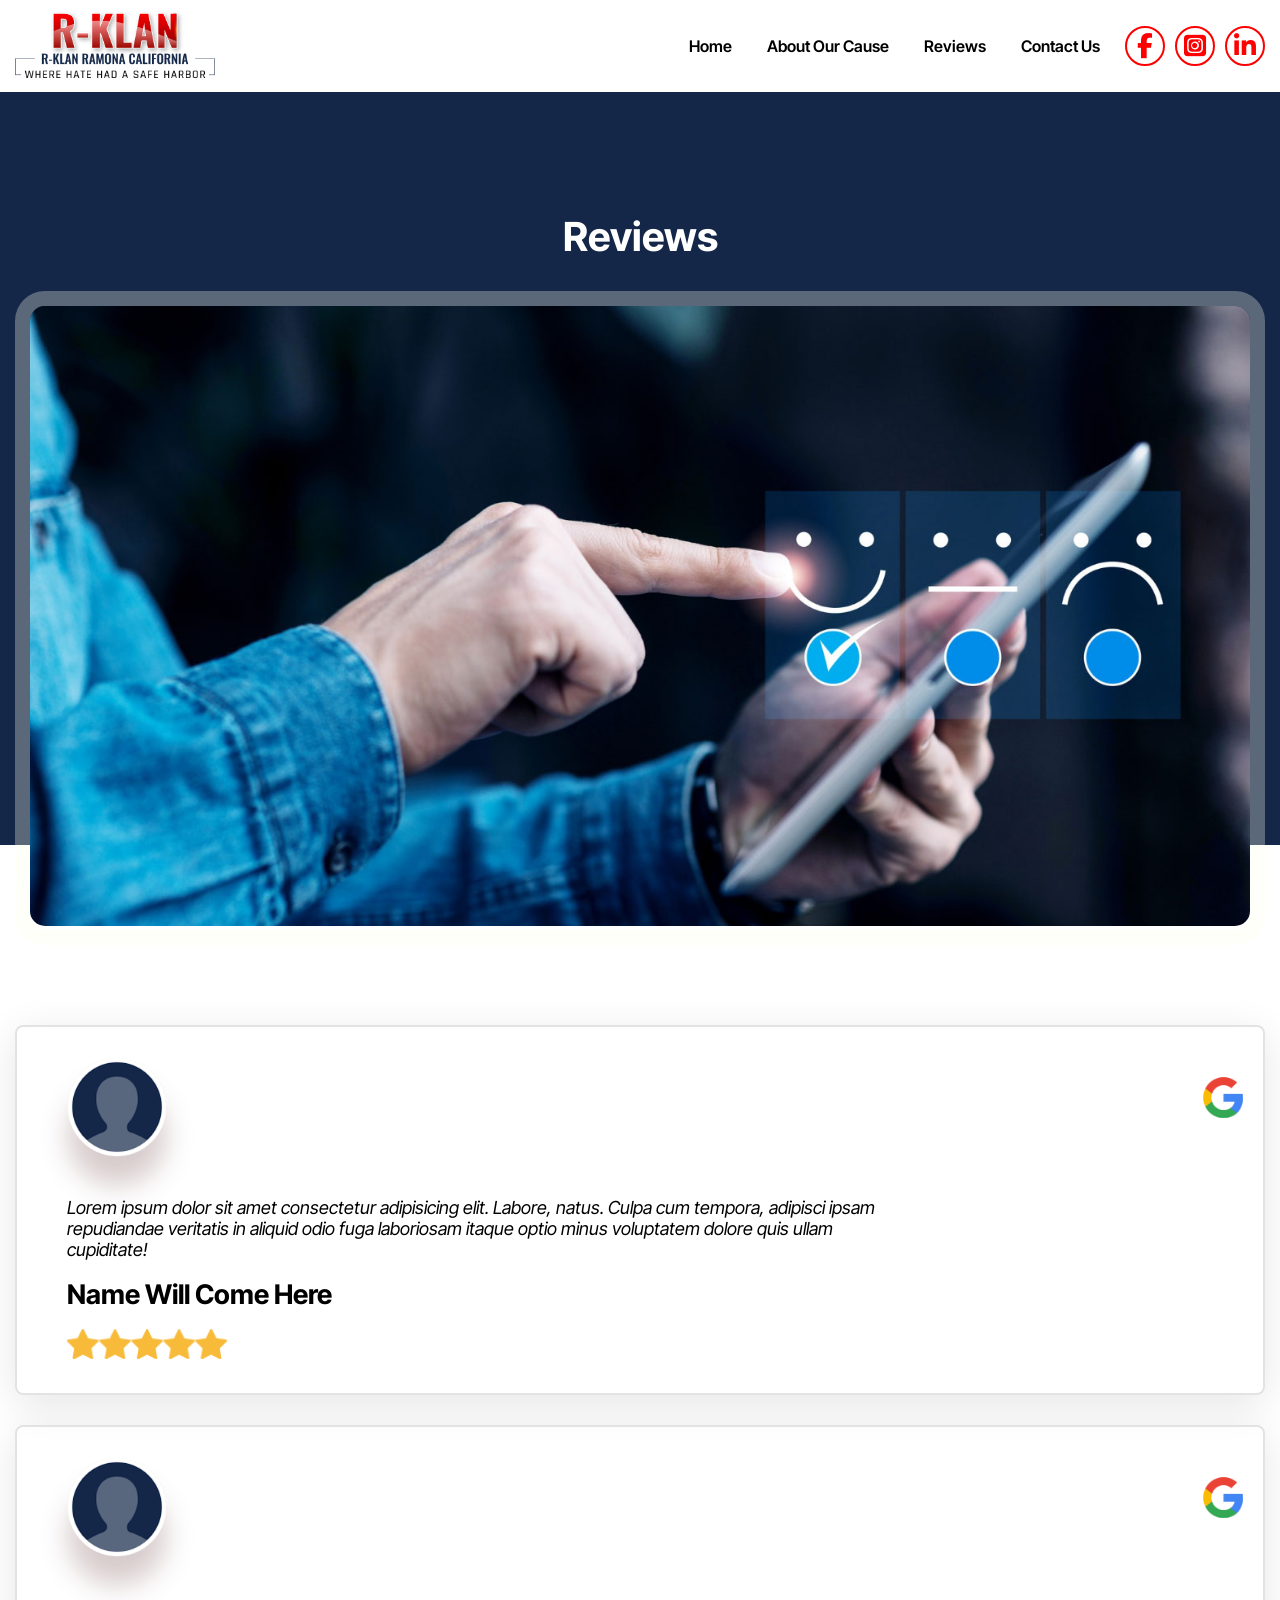
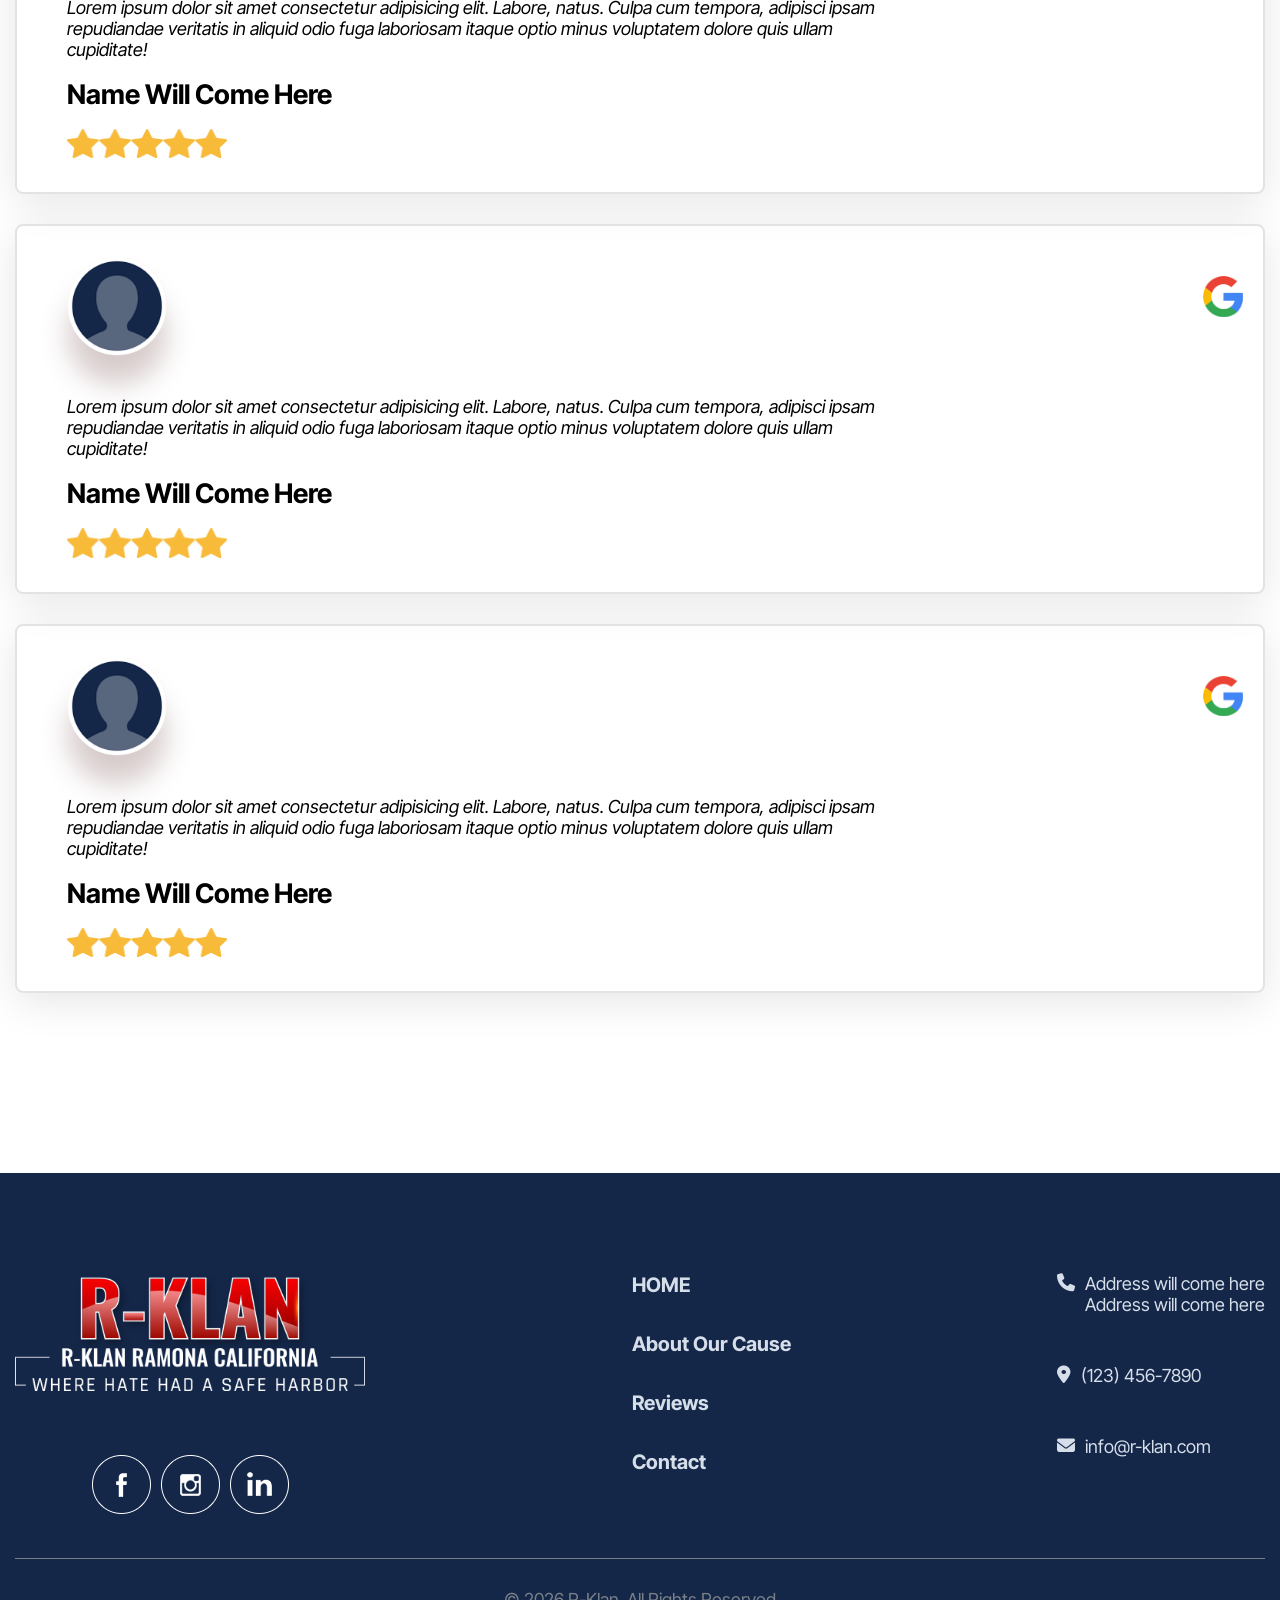
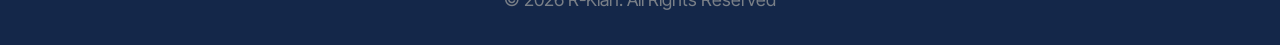
<file: Reviews.html>
<!DOCTYPE html>
<html lang="en">

<head>
    <meta charset="UTF-8">
    <meta name="viewport" content="width=device-width, initial-scale=1.0">
    <link rel="stylesheet" href="css/style.css">
    <link rel="stylesheet" href="css/Responsive.css">
    <link rel="preconnect" href="https://fonts.googleapis.com">
    <link rel="icon" type="image/png" sizes="16*16" href="HOME/IMAGE/r-klan-1.png">

    <link rel="preconnect" href="https://fonts.gstatic.com" crossorigin>

    <link rel="stylesheet" href="https://cdnjs.cloudflare.com/ajax/libs/font-awesome/6.7.2/css/all.min.css">
     <script src="js/component.js" defer></script>
    <script src="js/script.js" defer></script> 
    <title>r.klan</title>
</head> 
<body>
      <header id="Nav-bar" class="r-klan-header">
        <div class="container">
            <div class="content">
                <div class="iogo-header">
                    <figure>
                        <div class="image-header">
                            <a href="index.html">
                                <img src="HOME/IMAGE/nav-bar.png" alt="logo-header">
                            </a>
                        </div>
                    </figure>
                </div>

                <div class="desktop">
                    <div class="said">
                        <div class="text-header">
                            <ul>
                                <li>
                                    <a href="index.html"></a>
                                </li>
                                <li>
                                    <a href="index.html"></a>
                                </li>
                                <li>
                                    <a href="about.html"></a>
                                </li>
                                <li>
                                    <a href="Reviews.html"></a>
                                </li>
                                <li>
                                    <a href="Contact.html"></a>
                                </li>
                            </ul>

                            <nav class="text">
                                <ul>

                                    <li><a href="index.html">Home</a></li>
                                    <li><a href="about.html">About Our Cause</a></li>
                                    <li><a href="Reviews.html">Reviews</a></li>
                                    <li><a href="Contact.html" class="active">Contact Us</a></li>
                                </ul>
                            </nav>
                            <div class="icon-nav">
                                <a href="">
                                    <i class="fa-brands fa-facebook-f"></i>
                                </a>
                                <a href="">
                                    <i class="fa-brands fa-square-instagram"></i>
                                </a>
                                <a href="">
                                    <i class="fa-brands fa-linkedin-in"></i>
                                </a>
                            </div>
                        </div>
                        </div>
                    </div>
                    <button class="nav-toggle" id="navToggle">  
                        <i class="fa-solid fa-bars"></i>
                        <!-- <i class="fa-solid fa-xmark"></i> -->
                    </button>

                    
                    <div class="mobile-nav" id="mobileNav">
                        <div class="said-nav">
                     <nav class="text">
                                  <ul>
                         
                                    <li><a href="index.html">Home</a></li>
                                    <li><a href="about.html">About Our Cause</a></li>
                                    <li><a href="Reviews.html">Reviews</a></li>
                                    <li><a href="Contact.html" class="active">Contact Us</a></li>
                                   </ul>
                     </nav>
                          
                            <div class="icon-nav">
                                <a href="">
                                    <i class="fa-brands fa-facebook-f"></i>
                                </a>
                                <a href="">
                                    <i class="fa-brands fa-square-instagram"></i>
                                </a>
                                <a href="">
                                    <i class="fa-brands fa-linkedin-in"></i>
                                </a>
                            </div>
                       
                        </div>
                    </div>
                   </header>

    <section id="Review" class="review-sec">
        <div class="container">
            <div class="fullcontent">
                <div class="imageone">
                    <div class="yourfamily">
                        <h1><b>Reviews</h1>
                    </div>
                    <div class="Reviews-div">
                    <img src="HOME/IMAGE/image (14).jpg" class="reviews-img" id="reviews-image" alt="Democracy">
                    </div>
                </div>
            </div>
    </section>
    <!--------------------------------------------------------- Readers------------------------------------------------------- -->
    <section id="Lorem">
        <div class="container">
            <div class="come">
                <figure>
                    <div>
                    <img src="HOME/IMAGE/icon6.png" alt=""v class="profile">
                    </div>
                </figure>
                <figure>
                    <div>
                        <img src="HOME/IMAGE/google.png" alt="" class="logos">
                    </div>
                </figure>
                <p><i>Lorem ipsum dolor sit amet consectetur adipisicing elit. Labore, natus. Culpa cum tempora, adipisci ipsam repudiandae veritatis in aliquid odio fuga laboriosam itaque optio minus voluptatem dolore quis ullam cupiditate!</i></p>
                <h4>Name Will Come Here</h4>
                <figure>
                    <div>
                        <img src="HOME/IMAGE/star.png" alt="" class="stars">
                    </div>
                </figure>
            </div>
            <!------------------------------------------------------ box2---------------------------------------------------- -->
                    <div class="come">
                <figure>
                    <div>
                    <img src="HOME/IMAGE/icon6.png" alt=""v class="profile">
                    </div>
                </figure>
                <figure>
                    <div>
                        <img src="HOME/IMAGE/google.png" alt="" class="logos">
                    </div>
                </figure>
                <p><i>Lorem ipsum dolor sit amet consectetur adipisicing elit. Labore, natus. Culpa cum tempora, adipisci ipsam repudiandae veritatis in aliquid odio fuga laboriosam itaque optio minus voluptatem dolore quis ullam cupiditate!</i></p>
                <h4>Name Will Come Here</h4>
                <figure>
                    <div>
                        <img src="HOME/IMAGE/star.png" alt="" class="stars">
                    </div>
                </figure>
            </div>
            <!------------------------------------------------------ box3---------------------------------------------------- -->
                    <div class="come">
                <figure>
                    <div>
                    <img src="HOME/IMAGE/icon6.png" alt=""v class="profile">
                    </div>
                </figure>
                <figure>
                    <div>
                        <img src="HOME/IMAGE/google.png" alt="" class="logos">
                    </div>
                </figure>
                <p><i>Lorem ipsum dolor sit amet consectetur adipisicing elit. Labore, natus. Culpa cum tempora, adipisci ipsam repudiandae veritatis in aliquid odio fuga laboriosam itaque optio minus voluptatem dolore quis ullam cupiditate!</i></p>
                <h4>Name Will Come Here</h4>
                <figure>
                    <div>
                        <img src="HOME/IMAGE/star.png" alt="" class="stars">
                    </div>
                </figure>
            </div>
            <!------------------------------------------------------ box4 ------------------------------------------------------>
                    <div class="come">
                <figure>
                    <div>
                    <img src="HOME/IMAGE/icon6.png" alt=""v class="profile">
                    </div>
                </figure>
                <figure>
                    <div>
                        <img src="HOME/IMAGE/google.png" alt="" class="logos">
                    </div>
                </figure>
                <p><i>Lorem ipsum dolor sit amet consectetur adipisicing elit. Labore, natus. Culpa cum tempora, adipisci ipsam repudiandae veritatis in aliquid odio fuga laboriosam itaque optio minus voluptatem dolore quis ullam cupiditate!</i></p>
                <h4>Name Will Come Here</h4>
                <figure>
                    <div>
                        <img src="HOME/IMAGE/star.png" alt="" class="stars">
                    </div>
                </figure>
            </div>
        </div>
    </section>
  <!------------------------------------------------------- r-klan----------------------------------------------------- -->
    <footer id="klan" class="lower">
    <div class="container">
        <div class="content">
            <div class="contentone">
                <div class="image">
                    <figure>
                        <a href="index.html"><img src="HOME/IMAGE/r-klan-1.png" alt="R-klan" class="img"></a>
                    </figure>
                    <figure>
                        <div class="image-1">
                            <a href=""><img src="HOME/IMAGE/facebook.png" alt="facebook" class="your"></a>
                            <a href=""><img src="HOME/IMAGE/insta.png" alt="insta" class="your"></a>
                            <a href=""><img src="HOME/IMAGE/i.n.png" alt="i.n" class="your"></a>
                        </div>
                    </figure>
                </div>
                <div class="text">
                    <nav>
                    <ul>
                        <li><a href="index.html">HOME</a></li>
                        <li><a href="about.html">About Our Cause</a></li>
                        <li><a href="Reviews.html">Reviews</a></li>
                        <li><a href="Contact.html">Contact</a></li>
                    </ul>
                    </nav>
                </div>
                <div class="textcall">
                    
                       <p> Address will come here <br>
                        Address will come here</p>
                    
                    <p>(123) 456-7890</p>
                    <p>info@r-klan.com</p>
                </div>
            </div>
            <div class="content2">
                <p>© 2026 R-Klan. All Rights Reserved</p>
            </div>
        </div>
    </div>
</footer>



</body>
</html>
</file>
<file: css/style.css>
@import url('https://fonts.googleapis.com/css2?family=Inter+Tight:ital,wght@0,300;1,300&display=swap');
@import url('https://fonts.googleapis.com/css2?family=Inter+Tight:ital,wght@0,300;1,300&display=swap');



html,
body {
    overflow-x: clip;
}

* {
    padding: 0;
    margin: 0;
    box-sizing: border-box;
}

h1,
h2 {
    font-size: 50px;
    font-family: "Inter Tight", sans-serif;
    font-weight: 400;

}

p {
    font-family: "Inter Tight", sans-serif;
    font-weight: 400;
    font-size: 18px;


}

img {
    width: 100%;
}

.btn a {
    /* background-image: url(background-color-1.jpg); */
    background-position: center;
    background: linear-gradient(90deg, rgba(151, 0, 0, 1) 26%, rgba(230, 0, 0, 1) 66%);
    background-size: cover;
    padding: 20px 20px;
    color: white;
    border-radius: 8px;
    font-family: "Inter Tight", sans-serif;
    font-weight: 600;
    text-decoration: none;
}

/* .btn a {
    font-size: 15px;
    background: linear-gradient(90deg, rgba(151, 0, 0, 1) 26%, rgba(230, 0, 0, 1) 66%);
    padding: 20px 20px;
    border-radius: 8px;
    color: white;
    text-decoration: none;
} */
.btn a::after {
    content: "\f061";
    font-weight: 900;
    font-family: "Font Awesome 6 Free";
    padding: 10px 10px 20px;

}

* {
    box-sizing: border-box;
}

* {
    box-sizing: border-box;
}

 * {
    box-sizing: border-box;
    margin: 0;
    padding: 0;
}
/* -----------------------------------------------------Yourfamily-start----------------------------------------------------- */

.fullcontent {
    text-align: center;
}

.yourfamily {
    color: white;
    font-style: normal;
    padding: 20px 30px;
}

.yourfamily h1 {
    font-size: 2.5rem;
    margin-bottom: 10px;
}

.afamily p {
    max-width: 750px;
    margin: 0 auto 20px;
    line-height: 1.5;
}

.main {
    background-color: #142748;
    display: flex;
    justify-content: center;
    padding: 100px 15px 0px;
    margin-bottom: 220px;
}

.container {
    width: 100%;
    max-width: 1280px;
}

/* Slider Styles */
.slider-wrapper {
    width: 100%;
    overflow: hidden;
    border-radius: 25px;
    border: 14px solid rgba(255, 255, 255, 0.2);
    margin-bottom: -180px;
    position: relative;
    z-index: 11;
    /* background-color: #fff; */
    cursor: grab; /* माउस ले जाने पर हाथ का निशान दिखेगा */
    user-select: none; /* ड्रैग करते समय इमेज सेलेक्ट नहीं होगी */
}

.slider-wrapper:active {
    cursor: grabbing; /* पकड़ने पर मुट्ठी जैसा निशान दिखेगा */
}

.slider-track {
    display: flex;
    width: 100%;
}

.slide {
    min-width: 100%;
    width: 100%;
}

.democracy {
    width: 100%;
    height: 620px;
    object-fit: cover;
    background-size:cover;
    display: block;
    pointer-events: none; /* इमेज को अलग से ड्रैग होने से रोकने के लिए */
}

/* Dots Styling */
.slider-dots {
    position: relative;
    top: 200px;
    display: flex;
    justify-content: center;
    gap: 8px;   
    z-index: 12;
}

.dot {
    width: 10px;
    height: 10px;
    border-radius: 50%;
    background-color: #b5b5b5;
    cursor: pointer;
    transition: background-color 0.3s, transform 0.3s;
}

.dot.active {
    background-color: #9e1b1b;
    transform: scale(1.2);
}


/*----------------------------------------------------------FLIGH---------------------------------------------------------- */
.FLIGHT {
    display: flex;
    padding: 110px 0px 100px 0px;
    width: 100%;
    border-radius: 0px 20px 20px 0px;
    /* height: auto; 
    min-height: 80vh;  */
    background-image: url("../HOME/IMAGE/image.2.jpg");
    background-position: center;
    background-size: cover;
    column-gap: 25px;
    position: relative;
    z-index: 10;
}

#FLIGHT p {
    margin-top: 15px;
    margin-bottom: 40px;
}

.FLIGHTone {
    width: 50%;
}

.FLIGHTtwo {
    width: 100%;
    border-radius: 0px 20px 20px 0px;
    height: auto;
    /* min-height: 80vh; */
    object-fit: cover;
    object-position: center;
    height: 80vh;
}

figure {
    width: 50%;
}

.container {
    width: 100%;
    max-width: 1280px;
    row-gap: 30px;
}

.row {
    /* display: flex; */
    flex-direction: column;
    width: 50%;
    row-gap: 50px;
    /* padding: 0px 15px; */
    padding: 30px 30px;



    /* ------------------------------------------------------------btn------------------------------------------------------------ */
}


.btn a ::after {}


/*----------------------------------------------------------- Thebook ----------------------------------------------------------*/
.thebook {


    font-size: 50px;
    font-family: "Inter Tight", sans-serif;
    font-weight: 900;
}


.text {
    display: flex;
    flex-direction: column;
    font-family: "Inter Tight", sans-serif;

    /* padding: 0px 62px; */

    /* row-gap: 20px; */
}

#book .text {
    padding: 0px 62px;
    row-gap: 20px;
}

.r-klanp {


    font-weight: 500;
    font-size: 30px;
    font-family: "Inter Tight", sans-serif;
}


.amount {

    color: red;
}

.cart {
    padding: 10px 25px;
    background-image: url(background-color-1.jpg);
    background-size: cover;
    background-position: center;
    color: white;
    border-radius: 5px;

}

.r-klan {
    width: 100%;

}

.thebook1 .imagethree {
    /* display: flex; */
    position: relative;
    width: 92%;
    bottom: -80px;
    line-height: 0;
    border: 8px solid #a0a0a0;

}

.thebook1 {
    /* margin-top: 50px; */
    background-color: #efefef;
    display: flex;
    justify-content: center;
    position: relative;
}

#book::before {
    content: " ";
    background-image: url("../HOME/IMAGE/2.png");
    background-size: contain;
    background-position: center;
    position: absolute;
    top: -65px;
    left: -570px;
    width: 100%;
    height: 100%;
    background-repeat: no-repeat;
}

#book .container {
    display: flex;
    align-items: center;
    width: 100%;
    max-width: 1280px;
}

.image {}

.content {
    width: 50%;
    position: relative;
}

#book .btn {
    padding: 20px 0px;

}


/* -------------------------------------------------------------Shop -------------------------------------------------------------*/
.shirt {

    border-radius: 30px;
}

.shirttwo {}

.fullshop {
    text-align: center;
    display: flex;
    justify-content: center;
    column-gap: 30px;
}

.shop {
    text-align: center;
}

.Shoponly {
    display: flex;
    align-items: center;
    text-align: center;
    justify-content: center;
    flex-direction: column;
    width: 100%;
    padding: 180px 15px 100px;
}

.shop h1 {
    font-weight: 700;
}

#shop .content {
    display: flex;
    justify-content: center;
    column-gap: 30px;
    padding-top: 20px;
    width: 100%;

}

#shop .text {

    justify-content: space-between;
    padding-top: 20px;
}

#shop p {
    font-family: "Inter Tight", sans-serif;
    font-weight: 500;
    font-size: 18px;
    color: #c82424;
}

#shop h4 {
    font-size: 30px;
    color: #9196a1;
}

#shop img {
    border-radius: 15px;
}

#shop .btn {
    padding-top: 15px;
}

.text1 {
    text-align: start;
}

/*---------------------------------------------------------- Readers ----------------------------------------------------------*/
/* ==============================
   READERS REVIEW SECTION
============================== */
#readers .slider-track {
    display: flex;
    gap: 20px;
    transition: transform 0.6s ease-in-out;
    will-change: transform;
}


/* Readers Section */

#readers {
    display: flex;
    justify-content: center;
    background-image: url(../HOME/IMAGE/image.1.jpg);
    background-size: cover;
    background-position: center;
    padding: 100px 15px 60px;
    overflow: hidden;
}

#readers .container {
    display: flex;
    flex-direction: column;
    align-items: center;
    width: 100%;
}

#readers h2 {
    text-align: center;
    margin-bottom: 25px;
}

/* Slider Main Wrapper */

.review-slider {
    position: relative;
    width: 90%;
    max-width: 1200px;
    display: flex;
    align-items: center;
    justify-content: center;
}

/* Slider View */

.fullbox {
    width: 100%;    
    overflow: hidden;
    cursor: grab;
    user-select: none;
}

.fullbox:active {
    cursor: grabbing;
}

/* Slider Track */

.slider-track {
    display: flex;
    /* gap: 20px; */
    transition: transform 0.6s ease-in-out;
    will-change: transform;
}

/* Review Card */

.rev-item {
    display: flex;
    justify-content: center;
    align-items: center;
    flex-direction: column;
    background-color: white;
    border-radius: 12px;
    padding: 30px 24px;
    position: relative;
    margin-top: 40px;
    flex: 0 0 calc((100% - 40px) / 3);
    box-sizing: border-box;
    box-shadow: 0 4px 12px rgba(0, 0, 0, 0.04);
}
/* #readers .slider-track{
  
    gap: 20px;
   
} */
/* User Icon */

.icon-user {
    width: 120px;
    filter: drop-shadow(0px 12px 15px #9e9393);
}

.google-user {
    position: absolute;
    top: 55px;
    right: 10px;
    width: 40px;
}

.rev-top-group {
    position: absolute;
    top: -45px;
    left: 0;
    right: 0;
    display: flex;
    justify-content: center;
}

.name-will {
    font-size: 25px;
    font-weight: 400;
    color: var(--rev-bg-mobile);
    margin-top: 70px;
    margin-bottom: 10px;
}

.star {
    font-size: 1.4rem;
    margin-bottom: 16px;
    letter-spacing: 2px;
    width: 150px;
}

.Lorem {
    font-size: 0.92rem;
    line-height: 1.6;
    color: var(--rev-font-color);
    margin: 0;
    text-align: left;
}

/* Slider Arrows */

.slider-btn {
    position: absolute;
    top: 50%;
    transform: translateY(-50%);
    width: 42px;
    height: 42px;
    border: none;
    border-radius: 50%;
    background: #970000;
    color: white;
    font-size: 20px;
    cursor: pointer;
    z-index: 5;
    display: flex;
    align-items: center;
    justify-content: center;
    transition: 0.3s;
}

.slider-btn:hover {
    background: #e60000;
}

.slider-btn.prev {
    left: -55px;
    background: #eeeeee;
    color: #999;
}

.slider-btn.next {
    right: -55px;
}

/* Responsive */

@media (max-width: 900px) {
    .rev-item {
        flex: 0 0 calc((100% - 20px) / 2);
    }
}

@media (max-width: 600px) {
    .review-slider {
        width: 85%;
    }

    .rev-item {
        flex: 0 0 100%;
    }

    .slider-btn.prev {
        left: -42px;
    }

    .slider-btn.next {
        right: -42px;
    }

    .name-will {
        font-size: 20px;
    }

    #readers {
        padding: 70px 15px 50px;
    }
}



/* -----------------------------------------Note -----------------------------------------*/
#note {
    background-image: url(../HOME/IMAGE/1.jpg);
    display: flex;
    justify-content: center;
    align-items: center;
    background-size: cover;
    /* background-position: center; */
    padding: 100px 15px;
    position: relative;
    z-index: 1;
    height: 10%;
}

#note .container {
    display: flex;
    justify-content: center;
}

#note .content {
    display: flex;
    flex-direction: column;
    gap: 20px;
    color: white;
    width: 100%;
}

#note h4 {
    text-align: center;
    font-size: 50px;
    font-family: "Inter Tight", sans-serif;
    font-weight: 400;

}

#note::before {
    content: " ";
    position: absolute;
    width: 100%;
    height: 100%;
    top: 0;
    left: 0;
    background-color: rgba(0, 0, 0, 0.4);
    z-index: -1;
}

/*---------------------------------------------------------- Donate ----------------------------------------------------------*/
#Donate {
    display: flex;
    justify-content: center;
    align-items: center;
    width: 100%;
    padding: 100px 15px;
    background-color: #f3f4f6;

}

.container {
    width: 100%;
    max-width: 1280px;
    align-items: center;
}

#Donate .fullcontent {
    display: flex;
    justify-content: space-evenly;
    align-items: center;
}

#Donate .content1 {
    display: flex;
    align-items: center;
}

#Donate .image {}

#Donate h2 {
    font-weight: 700;
    text-align: start;
}

/* ----------------------------------------------------------.r-klan---------------------------------------------------------- */
#klan {
    background-color: #142749;
    display: flex;
    justify-content: center;
    align-items: center;
    padding: 100px 15px 35px;
    width: 100%;
}

#klan .contentone {
    display: flex;
    justify-content: space-between;
    margin-bottom: 40px;
    color: #d6dee9;
}

#klan .image {
    display: flex;
    flex-direction: column;
    row-gap: 60px;
    max-width: 350px;
    width: 100%;
}

#klan .image-1 {
    column-gap: 10px;
    display: flex;
    justify-content: center;
}

#klan ul {
    display: flex;
    flex-direction: column;
    row-gap: 35px;
    font-weight: 700;
}

.text {
    display: flex;
    flex-direction: column;
    row-gap: 20px;
}

#klan .text {
    font-size: 20px;
}

#klan .text li {
    list-style: none;
}

#klan .text a {
    color: #d6dee9;
    text-decoration: none;
}

#klan .textcall {
    row-gap: 50px;
    display: flex;
    flex-direction: column;
    font-weight: 700;
    /* width: 20%; */

}

#klan .content2 {
    border-top: 1px solid;
    padding-top: 30px;
    text-align: center;
    color: #797f87;
}

#klan figure {
    width: 100%;
}

#klan .content {
    width: 100%;
}

#Donate img {
    width: 100px;
    padding-right: 20px;
}

#klan .textcall p:first-child::before {
    content: "\f095";
    font-weight: 900;
    font-family: "Font Awesome 6 Free";
}

#klan .textcall p:nth-child(2)::before {
    content: "\f3c5";
    font-weight: 900;
    font-family: "Font Awesome 6 Free";

}

#klan .textcall p:last-child::before {
    content: "\f0e0";
    font-weight: 900;
    font-family: "Font Awesome 6 Free";

}

#klan .textcall p:first-child,
#klan .textcall p:nth-child(2),
#klan .textcall p:last-child {
    display: flex;
    column-gap: 10px;
}

#klan .text a:hover,
#klan .text p:hover,
#klan .text p:nth-child(2):hover {
    color: red;
    transition: 1s;
}

#klan .textcall a:hover,
#klan .textcall p:hover,
#klan .textcall p:nth-child(2):hover {
    color: red;
    transition: 1s;
}

/* /-------------------------------------------------- ---Aboutsection--------------- -------------------------------- */

#aboutFLIGHT .container {
    display: flex;
    justify-content: center;
    margin: 0px 15px;
}
.aboutrow {
    display: flex;
    flex-direction: column;
    width: 100%;
    padding: 30px 30px;
    row-gap: 30px;
}

#aboutFLIGHT figure {
    width: 100%;
}

.FLIGHTab {
    border-radius: 20px 20px 20px 20px;
    object-fit: cover;
    object-position: center;
}

.about-image {
    width: 100%;
    max-width: 1300px;
    border: 15px solid rgba(255, 255, 235, 0.3);
    border-radius: 30px;
    margin-bottom: -100px;
    position: relative;
    z-index: 15;
}

.about-img {
    border-radius: 15px;
    object-fit: cover;
    height: 620px;
}
.about-sec{
      background-color: #142748;
    display: flex;
    justify-content: center;
    padding: 100px 15px 0px;
    /* margin-bottom: 220px; */
}

/*------------------------------------------------------- Why Choose Us------------------------------------------------------- */
#Choose {
    display: flex;
    justify-content: center;
    align-items: center;
    background-color: #efefef;
    padding: 100px 15px;
    position: relative;

}

#Choose .Choosetext {
    width: 50%;
    row-gap: 40px;
    position: relative;
    z-index: 2;
}

.Choosetext {
    display: flex;
    flex-direction: column;
}

#Choose .lowertext {
    display: flex;
    flex-direction: column;
    row-gap: 20px;
}

#Choose .lowertext p::before {
    content: "\f058";
    font-weight: 400;
    font-family: "Font Awesome 6 Free";
    padding-right: 15px;
    color: red;

}

#Choose .FLIGHT2 {
    object-fit: cover;
    object-position: center;
    height: auto;
    width: 100%;
    min-height: 687px;
    margin-bottom: -130px;
    border: 4px solid #a0a0a0;
    position: relative;
    z-index: 3;
}

#Choose figure {
    width: 100%;
}

#Choose .container {
    display: flex;
    justify-content: space-between;
}

#Lorem {
    display: flex;
    justify-content: center;
    width: 100%;
    padding: 180px 15px;
}

#Lorem .container {
    display: flex;
    flex-direction: column;
    justify-content: center;

}

#Lorem .come {
    display: flex;
    flex-direction: column;
    row-gap: 18px;
    position: relative;
    padding: 30px 355px 30px 50px;
    border: 2px solid #e3e3e3;
    box-shadow: 0px 9px 40px 0px rgba(0, 0, 0, 0.1);
    border-radius: 8px
}

#Lorem .profile {
    max-width: 100px;
    filter: drop-shadow(0px 29px 14px #d7cbcb);
}

#Lorem .logos {
    position: absolute;
    right: 20px;
    top: 50px;
    max-width: 40px;
}

#Lorem .stars {
    max-width: 160px;
}

#Lorem h4 {
    font-size: 27px;
    font-family: "Inter Tight", sans-serif;
}
.review-sec{
background-color: #142748;
    display: flex;
    justify-content: center;
    padding: 100px 15px 0px;
    /* margin-bottom: 220px; */
}
/*---------------------------------------------------------- Contact ----------------------------------------------------------*/
#Contact .plight {}

.Contact-img {
    width: 100%;

}
.contact-sec{
    background-color: #142748;
    display: flex;
    justify-content: center;
    padding: 100px 15px 0px;
    /* margin-bottom: 220px; */
}

#changed {
    display: flex;
    justify-content: center;
    background-color: #ffff;
    width: 100%;
    padding: 200px 15px 100px;
}

.position-bottom {
    object-position: center bottom;
}

#changed .container {
    display: flex;
    justify-content: center;
    column-gap: 30px;
}

.Contact {
    width: 50%;
}

.fulltext {
    display: flex;
    flex-direction: column;
    row-gap: 15px;
    margin-top: 10px;
}

input,
textarea {
    width: 100%;
    padding: 20px;
    border-radius: 5px;
    border: 1px solid #e3e3e3;
    box-shadow: 0px 17px 38px -11px rgba(0, 0, 0, 0.1);
    font-size: 18px;
    outline: none;

}

#changed h2 {
    font-size: 50px;
    font-family: "Inter Tight", sans-serif;
    font-weight: 600;

}

#changed input::placeholder,
textarea::placeholder {
    color: black;
    font-size: 16px;
}

.cell-1 {
    width: 100%;
    font-size: 25px;
    padding: 18px;
    border-radius: 5px;
    border: 1px solid #e3e3e3;
    background: linear-gradient(90deg, rgba(151, 0, 0, 1) 26%, rgba(230, 0, 0, 1) 66%);
    color: white;
}

#changed button::after {
    content: "\f061";
    font-family: "Font Awesome 6 Free";
    font-weight: 900;
}

.imagetouch {
    background-size: cover;
    background-position: center left;
    height: auto;
    min-height: 450px;
    width: 100%;
    border-radius: 20px 20px 20px 20px;
}

.image-contact {
    width: 100%;
    max-width: 1300px;
    border: 15px solid rgba(255, 255, 235, 0.3);
    border-radius: 30px;
    margin-bottom: -100px;
    position: relative;
    z-index: 3;
}

#image-call {
    border-radius: 15px;
    object-fit: cover;
    height: 620px;
}

/* ----------------------------------------------------------header---------------------------------------------------------- */
/* #Nav-bar {
    display: flex;
    justify-content: center;
    width: 100%;
    background-color: #ffff;
    top: 0;
    left: 0;
    position: fixed;
    z-index: 15;
    transition: transform 0.4s ease-in-out;
    transform: translateY(0);
}
#Nav-bar .content{
    padding: 10px 15px;
}


#Nav-bar .content {
    display: flex;
    justify-content: space-between;
    align-items: center;
    width: 100%;
}

#Nav-bar .image-header {
    max-width: 200px;
}

#Nav-bar .said {
    display: flex;
    justify-content: space-between;
    align-items: center;
    column-gap: 25px;
}

#Nav-bar .text-header {
    display: flex;
    justify-content: space-between;
    align-items: center;
    column-gap: 25px;
    row-gap: 20px;

}

#Nav-bar .desktop ul {
    display: flex;
    column-gap: 35px;
    list-style: none;
}

#Nav-bar figure {
    width: 100%;
}

.icon-nav {
    display: flex;
    font-size: 25px;
    column-gap: 10px;
}

.fa-brands {
    color: red;
    border-radius: 50%;
    font-size: 25px;
    display: flex !important;
    justify-content: center;
    align-items: center;
    width: 40px;
    height: 40px;
    border: 2px solid;
    aspect-ratio: 1 / 1;
}

.r-klan-header .text li a {
    color: black;
    font-weight: 600;
    text-decoration: none;
}

#Nav-bar a {
    text-decoration: none;
}

.mobile-nav,
.nav-toggle {
    display: none;
}

#Nav-bar.icon-nav a:hover {
    color: red;
    transition: 1s;
}

.Reviews-div {
    width: 100%;
    max-width: 1300px;
    border: 15px solid rgba(255, 255, 235, 0.3);
    border-radius: 30px;
    margin-bottom: -100px;
    position: relative;
    z-index: 3;
}

.reviews-img {
    border-radius: 15px;
    object-fit: cover;
    height: 620px;
}

#Nav-bar .text-header a:hover {
    color: red;
    transition: 1s;
}

#Nav-bar .icon-nav a :hover {
    background-color: red;
    color: white;
    transition: 1s;

}

#r-klan-header .mobile-nav {
    background-color: black;
}

#mobileNav ul {
    list-style: none;
}

#mobileNav .text li a {
    color: white;
    border-bottom: 2px solid;
    font-size: 18px;
    padding: 14px;
    display: flex;
    flex-direction: column;
}

/* .r-klan-header .text li a{
    padding: 15px;
    font-size: 18px;
    border-bottom: 2px solid;
    border-color: var(--rev-box-bg);
} */
/* #mobileNav a {
    color: white;
}

.text {
    list-style: none;
    row-gap: 20px;

}

#mobileNav .icon-nav {
    padding: 15px;
    display: flex;
    column-gap: 10px; 
}

.fa-solid,
.fas {
    color: white;
    font-size: 16px;
}

.mobile-nav .text ul li a.active a:hover {
    background-color: #c82424;
    color: white;
}  */

/* ----------------------------------------------------------first---------------------------------------------------------- */

/* Default Header (Top par relative rahega) */
/* Default state: Position Relative */
#Nav-bar {
    display: flex;
    justify-content: center;
    width: 100%;
    background-color: #ffffff;
    position: relative; /* Shuru mein aur upar scroll karne par relative rahega */
    z-index: 15;
    transition: all 0.3s ease-in-out;
}

/* Jab 100px se neeche scroll hoga tab yeh class add hogi */
#Nav-bar.sticky-active {
    position: fixed;
    top: 0;
    left: 0;
    box-shadow: 0 4px 10px rgba(0, 0, 0, 0.1); /* Sticky hone par halka shadow */
    animation: slideDown 0.3s ease-in-out;
}

@keyframes slideDown {
    from {
        transform: translateY(-100%);
    }
    to {
        transform: translateY(0);
    }
}

#Nav-bar .content {
    display: flex;
    justify-content: space-between;
    align-items: center;
    width: 100%;
    padding: 10px 15px;
}

#Nav-bar .image-header {
    max-width: 200px;
}

#Nav-bar .said {
    display: flex;
    justify-content: space-between;
    align-items: center;
    column-gap: 25px;
}

#Nav-bar .text-header {
    display: flex;
    justify-content: space-between;
    align-items: center;
    column-gap: 25px;
    row-gap: 20px;
}

#Nav-bar .desktop ul {
    display: flex;
    column-gap: 35px;
    list-style: none;
}

#Nav-bar figure {
    width: 100%;
}

.icon-nav {
    display: flex;
    font-size: 25px;
    column-gap: 10px;
}

.fa-brands {
    color: red;
    border-radius: 50%;
    font-size: 25px;
    display: flex !important;
    justify-content: center;
    align-items: center;
    width: 40px;
    height: 40px;
    border: 2px solid;
    aspect-ratio: 1 / 1;
}

.r-klan-header .text li a {
    color: black;
    font-weight: 600;
    text-decoration: none;
}

#Nav-bar a {
    text-decoration: none;
}

.mobile-nav,
.nav-toggle {
    display: none;
}

#Nav-bar .icon-nav a:hover {
    color: red;
    transition: 1s;
}

.Reviews-div {
    width: 100%;
    max-width: 1300px;
    border: 15px solid rgba(255, 255, 235, 0.3);
    border-radius: 30px;
    margin-bottom: -100px;
    position: relative;
    z-index: 3;
}

.reviews-img {
    border-radius: 15px;
    object-fit: cover;
    height: 620px;
}

#Nav-bar .text-header a:hover {
    color: red;
    transition: 1s;
}

#Nav-bar .icon-nav a:hover i {
    background-color: red;
    color: white;
    transition: 1s;
}

.r-klan-header .mobile-nav {
    background-color: black;
}

#mobileNav ul {
    list-style: none;
}

#mobileNav .text li a {
    color: white;
    border-bottom: 2px solid;
    font-size: 18px;
    padding: 14px;
    display: flex;
    flex-direction: column;
}

#mobileNav a {
    color: white;
}

.text {
    list-style: none;
    row-gap: 20px;
}

#mobileNav .icon-nav {
    padding: 15px;
    display: flex;
    column-gap: 10px;
}

.fa-solid,
.fas {
    color: white;
    font-size: 16px;
}

.mobile-nav .text ul li a.active,
.mobile-nav .text ul li a:hover {
    /* background-color: #c82424; */
    color: white;
}
</file>
<file: css/Responsive.css>
@media (max-width: 565px) {
    .yourfamily {
        font-size: 15px;
    }

    /* .afamily p{
        font-size: 20px;
    } */
    #klan .text {
        font-size: 15px;
    }



}

@media (max-width: 760px) {
    .main {
        /* padding: 60px 15px; */
        

    }

    .democracy {
        margin-bottom: -110px;
    }

    .yourfamily {
        font-size: 15px;
    }

}

@media (max-width: 430px) {
    .yourfamily {
        font-size: 15px;

    }
}

@media (max-width: 320px) {
    .yourfamily {
        font-size: 13px;
    }

}

/*------------------------------------------------------------ FLIGHT------------------------------------------------------------ */


@media(max-width:1440px) {
    .FLIGHTtwo {
        height: auto;
        /* min-height: 500px; */
    }

    #book::before {
        background-position: top left;
        left: -130px;
    }


}

@media(max-width:1200px) {
    .row {
        row-gap: 20px;
    }
}

@media(max-width:1199px) {}

@media(max-width:1024px) {
    .row {
        padding: 30px 30px;
    }

    h2 {
        font-size: 30px;
    }

    #book .text {
        padding: 25px 0px 0px;
        row-gap: 20px;
    }

    .thebook {
        font-size: 30px;
    }

    #yourfamily h1 {
        font-size: 30px;
    }

    #shop .text {
        row-gap: 10px;
    }

    #shop h4 {
        font-size: 25px;
    }

    #shop .btn {
        text-align: start;
    }

}

@media(max-width:900px) {
    /* #klan .textcall{
            width: 25%;
    } */

}

@media(max-width:768px) {
    .FLIGHT {
        flex-direction: column;

    }

    .FLIGHT .FLIGHTtwo {
        /* min-height: 600px; */
        margin-right: 30px;
        /* margin-top: 50px; */



    }

    .row {
        padding: 10px 10px;
        width: 100%;
    }

    #FLIGHT figure {
        width: 100%;
    }

    /* #book h2, h3{
        font-size: 25px;
        padding: 10px;
    } */
    #klan figure {
        width: 50%;
    }


}

@media(max-width:640px) {
    #book .container {
        flex-direction: column;
        align-items: flex-start;
    }

   #book .fulltext {
        padding: 50px 30px;

    }

    #book .content {
        width: 100%;
    }

    .fullshop {
        column-gap: 15px;
        flex-direction: column;
    }

    .Shoponly {
        padding: 60px 10px;
    }

    #shop .imagtwo {
        margin-top: 45px;
    }

    /* #shop h4{
                font-size: 25px;
    } */
    #note .content {
        text-align: center;
    }

    #klan .textcall {
        margin-top: 40px;
        row-gap: 40px;
        width: 100%;

    }


}

@media(max-width:800px) {
    /* #klan .textcall{
        width: 50%;
    } */

}


@media(min-width:765px) {

    #shop .text {
        flex-direction: row;
    }


}

@media(max-width:735px) {
    #Donate .fullcontent {
        flex-direction: column;
        align-items: flex-start;

    }

    #Donate {
        padding: 60px 15px;
    }

    #Donate .btn {
        padding: 60px 15px;

    }

    #klan .contentone {
        flex-wrap: wrap;
    }

    #klan {
        padding: 60px 15px;
    }

    #klan .image {
        flex: 0 0 100%;
        max-width: 100%;
        justify-content: center;
        align-items: center;
        padding-bottom: 35px;
    }

    #r-klan .image:first-child img {
        max-width: 350px;
    }
}

/*---------------------------------------------------------- About---------------------------------------------------------- */
@media(max-width:1440px) {
    .FLIGHTab {
        height: auto;
        min-height: 500px;
    }

}

@media(max-width:1280px) {}

@media(max-width:1199px) {}

@media(max-width:1024px) {
    .aboutrow {
        padding: 30px 30px;
    }
    #navToggle{
         display: block;
        position: absolute;
        right: 15px;
        padding: 10px;
        background-color: rgb(255, 47, 0);
        border: 2px solid black;
        cursor: pointer;
    }
    #Nav-bar .content{
        flex-wrap:wrap ;
    }
    .mobileNav {
        display: block;
        }



    
    #Nav-bar .content{
        flex-wrap:wrap ;
    }
    #Nav-bar .text-header{
        display: none;
    }
    #image-call{
        height: 400px;
    }
    #about-res{
        height: 400px;
    }
    #reviews-image{
        height: 400px;
    }
}

@media(max-width:991px) {
    #Lorem .come {
        padding-right: 50px;
    }


}

@media(max-width:768px) {
    #aboutFLIGHT .container {
        flex-direction: column;
    }

    #Choose .container {
        flex-direction: column;
        /* align-items: start; */
    }

    #Choose .Choosetext {
        width: 100%;
        row-gap: 15px;
    }

    #Choose .lowertext {
        row-gap: 15px;
    }

    #aboutFLIGHT .FLIGHTab {

        margin-right: 0px;
        margin-top: 0px;
    }

    #aboutFLIGHT figure {
        margin-right: 30px;
    }

    #Lorem {
        /* padding: 0px 15px 60px; */
    }

    #changed .container {
        flex-direction: column;
        row-gap: 30px;
    }

    #changed figure {
        width: 100%;
    }

    #changed .container {
        align-items: start;
    }

    .Contact {
        width: 100%;
    }

    #changed {
        padding: 150px 15px 60px;
    }

    #aboutFLIGHT {
        padding: 150px 0px 60px 0px;
    }

    #aboutFLIGHT .aboutrow {
        padding: 10px 10px;
    }
    #image-call{
        height: 300px;
    }
    #about-res{
        height: 300px;
    }
    #reviews-image{
        height: 300px;
    }

}

@media(max-width:480px) {
    #Lorem h4 {
        font-size: 25px;
    }
    #image-call{
        height: 250px   ;
    }
    #about-res{
        height: 250px;
    }
    #reviews-image{
        height: 250px;
    }

}

@media(max-width:600px) {
    #Lorem .come {
        padding: 30px 20px;
    }
}

@media(min-width:1200px) {
    #Choose .FLIGHT2 {
        min-height: 520px;
    }

    #Choose .Choosetext {
        row-gap: 20px;
    }

}
/* ----------------------------------------------------------Nav-bar---------------------------------------------------------- */
@media(max-width:1024px) {
      /* Class added by JS to show the dropdown */
  .mobile-nav.active {
    display: block;
    background-color: black;
  }
  .mobile-nav{
       position: absolute;
        width: 100%;
        left: 0px;
        top: 90px;
        z-index: 99;
  }
   
}
@media(max-width:1024px) {
 #yourfamily .democracy{
    height: 400px;
 }
}

@media(max-width:900px) {
 #yourfamily .democracy{
    height: 400px;
 }
}
/* @media(max-width:768px) {
     #yourfamily .democracy{
    height: 300px;
 }
} */
/* @media(max-width:480px) {
         #yourfamily .democracy{
    height: px;
 }
} */
</file>
